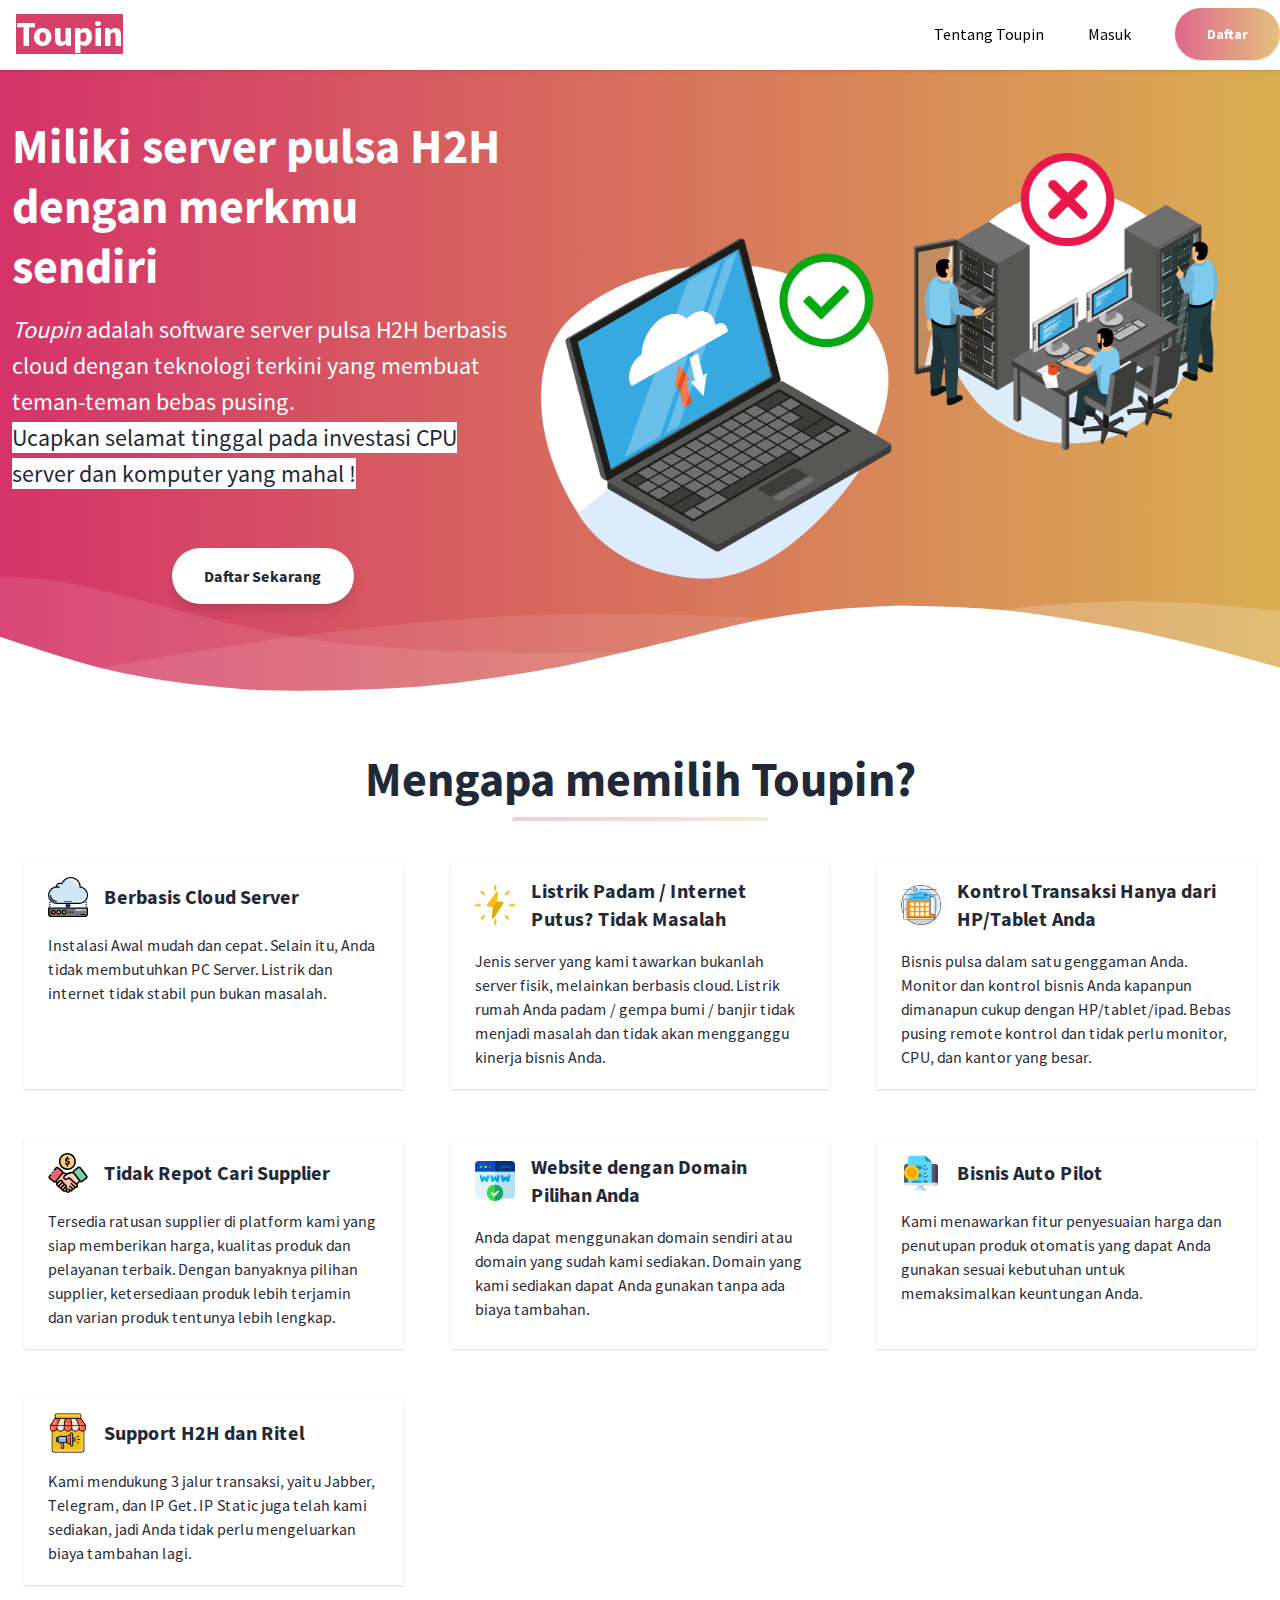
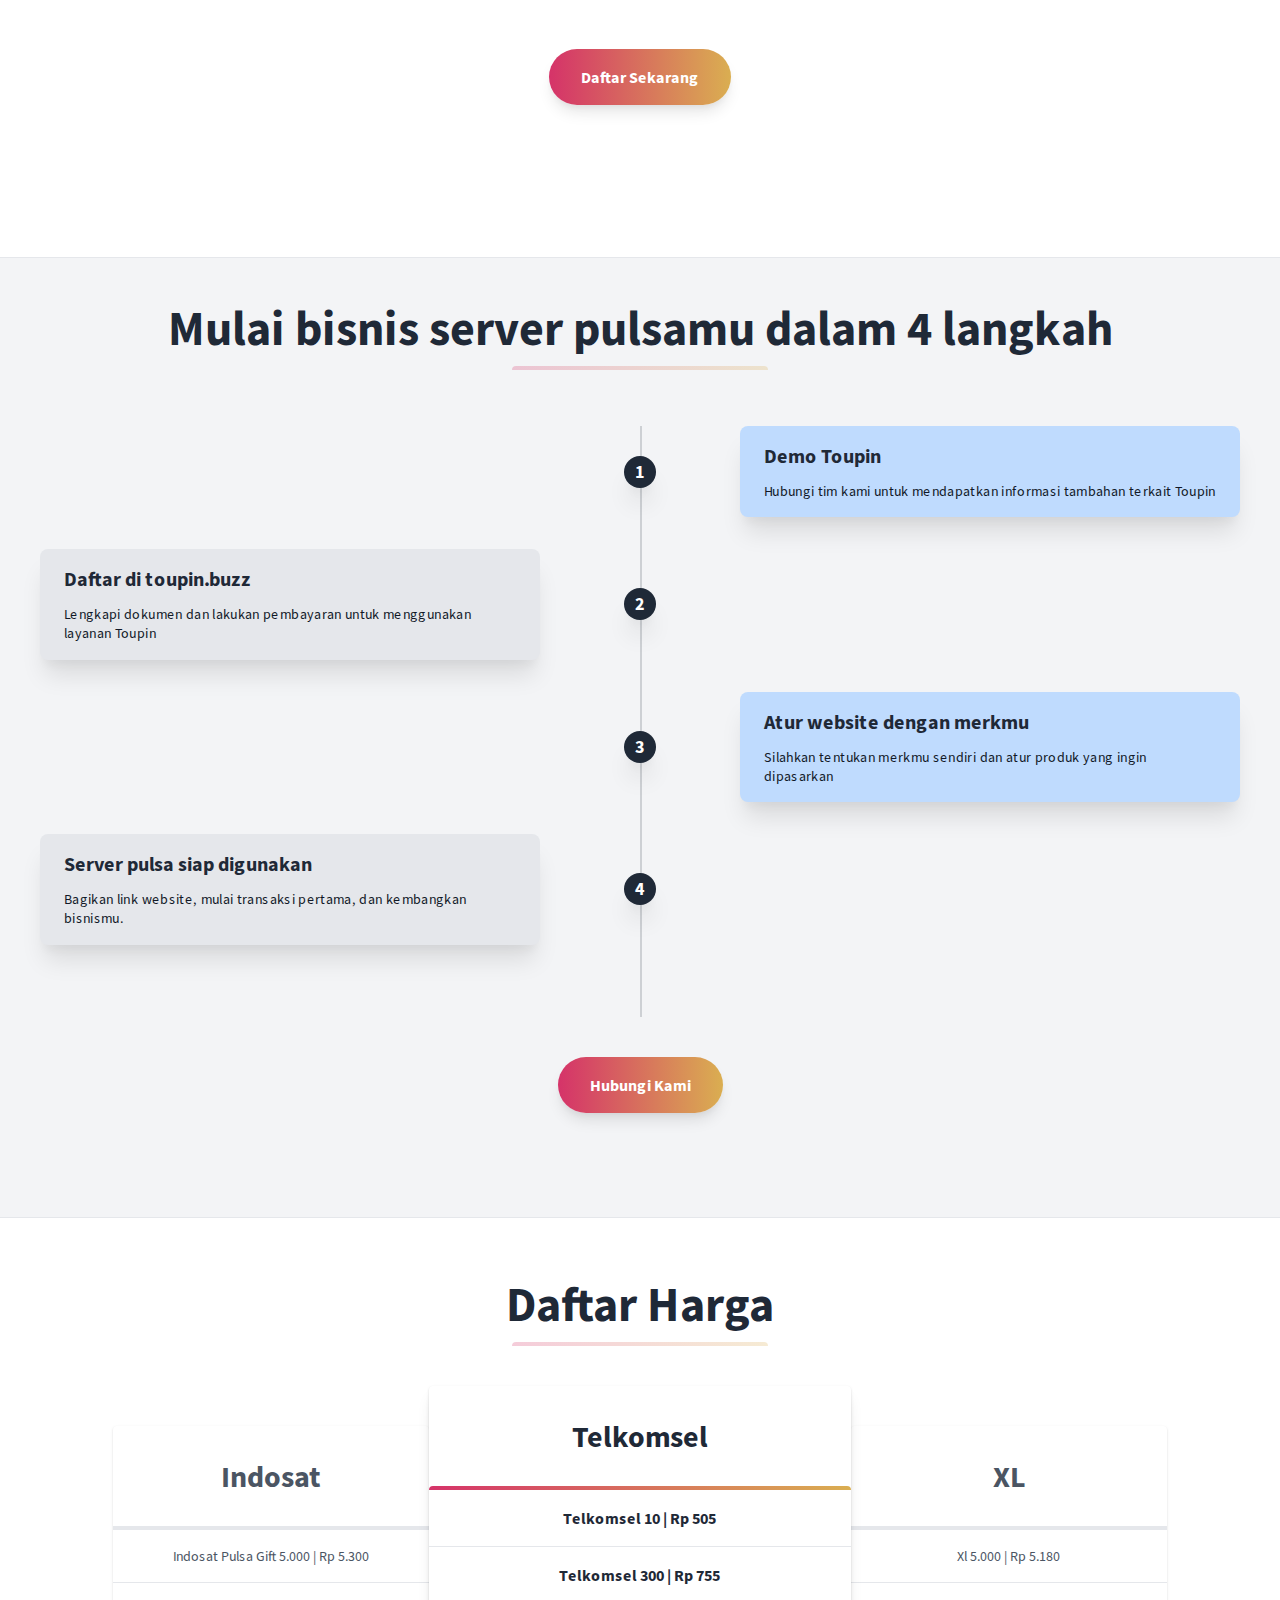
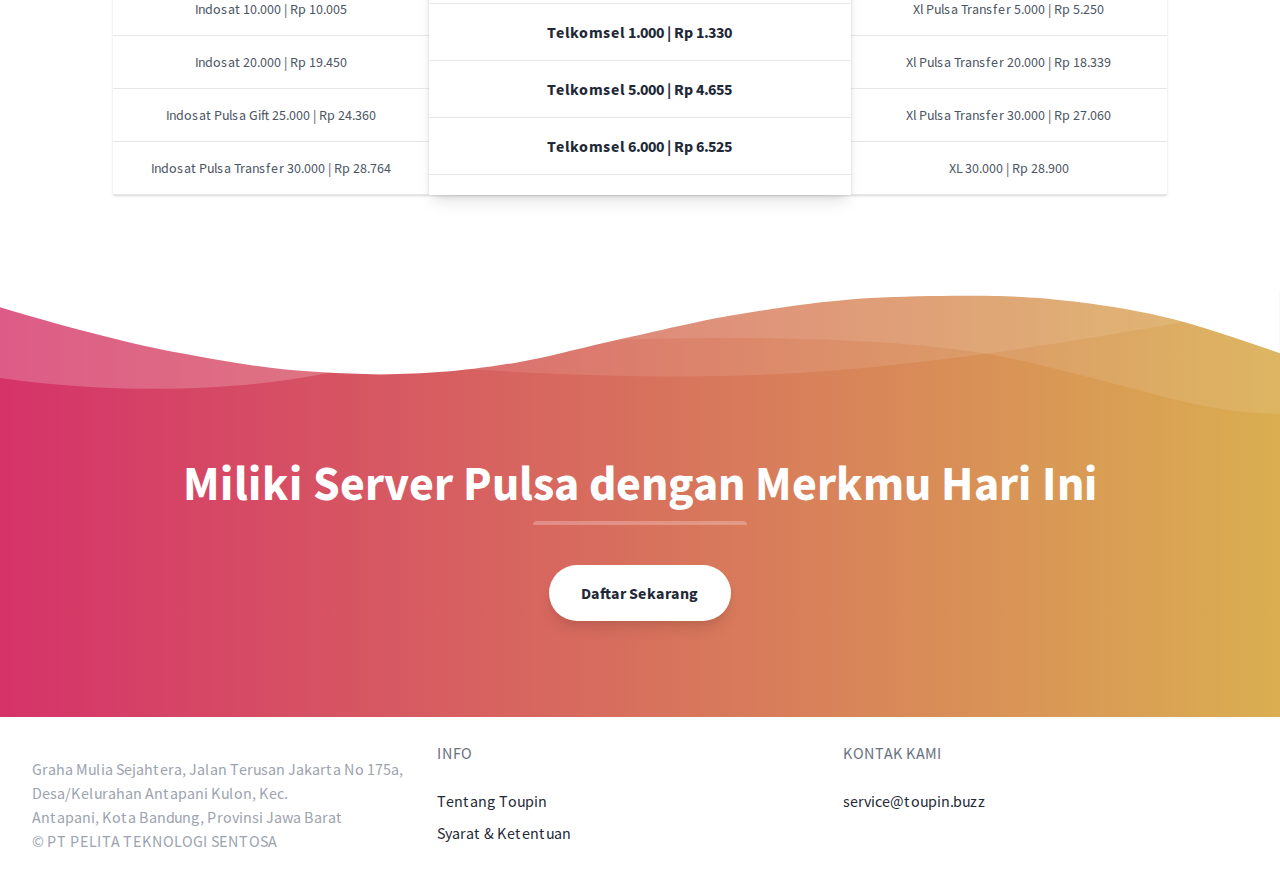
<file: index.html>
<!DOCTYPE html>
<html lang="id">
<head>
    <!-- Google Tag Manager -->
    <script>(function (w, d, s, l, i) {
        w[l] = w[l] || [];
        w[l].push({
            'gtm.start':
                new Date().getTime(), event: 'gtm.js'
        });
        var f = d.getElementsByTagName(s)[0],
            j = d.createElement(s), dl = l != 'dataLayer' ? '&l=' + l : '';
        j.async = true;
        j.src =
            'https://www.googletagmanager.com/gtm.js?id=' + i + dl;
        f.parentNode.insertBefore(j, f);
    })(window, document, 'script', 'dataLayer', 'GTM-P7GP22C');</script>
    <!-- End Google Tag Manager -->
    <meta charset="UTF-8">
    <meta name="viewport" content="width=device-width, initial-scale=1.0">
    <meta http-equiv="X-UA-Compatible" content="ie=edge">
    <title>Toupin</title>
    <link rel="stylesheet" href="static/css/app.css">
<!--    <link rel="icon" type="image/png" href="https://digiswitch.id/favicon/favicon-32x32.png" sizes="32x32">-->
<!--    <link rel="icon" type="image/png" href="https://digiswitch.id/favicon/favicon-16x16.png" sizes="16x16">-->
    <link rel="stylesheet" href="static/css/font-awesome.min.css">
    <link href="static/css/css.css" rel="stylesheet">
    <script src="static/js/jquery.min.js"></script>

    <style>
        #contactBtn:focus + .contactForm {
            opacity: 1 !important;
        }

        #contactBtn:hover + .contactForm {
            opacity: 1 !important;
        }

        .contactForm {
            transform-origin: 50% 0%;
            transition-duration: 0.25s;
        }

        .contactForm:hover {
            opacity: 1 !important;
        }

        .blink-bg {
            background-color: #fff;
            animation: blinkingBackground 1s infinite;
        }

        @keyframes blinkingBackground {
            0% {
                background: rgba(255, 255, 255, 0);
            }
            100% {
                background: rgba(255, 255, 255, 1);
            }
        }
    </style>
</head>
<body>
<!-- Google Tag Manager (noscript) -->
<noscript>
    <iframe src="ns.html" height="0" width="0" style="display:none;visibility:hidden"></iframe>
</noscript>
<!-- End Google Tag Manager (noscript) -->
<div class="leading-normal tracking-normal text-white gradient from-blue-500"
     style="font-family: 'Source Sans Pro', sans-serif;">
    <nav id="header" class="fixed w-full z-30 top-0 text-white bg-white shadow">

    </nav>
    <div class="pt-24">
        <div class="container px-3 mx-auto flex flex-wrap flex-col md:flex-row items-center">
            <div class="flex flex-col w-full md:w-2/5 justify-center text-center md:text-left">
                <h1 class="my-4 text-5xl font-bold leading-tight">
                    Miliki server pulsa H2H dengan merkmu sendiri
                </h1>
                <p class="leading-normal text-2xl mb-8">
                    <span class="hover:underline italic">Toupin</span> adalah software server pulsa H2H
                    berbasis cloud dengan teknologi terkini yang membuat teman-teman bebas pusing.<br>
                    <span class="text-gray-800 blink-bg">Ucapkan selamat tinggal pada investasi CPU server dan komputer yang mahal !</span>
                </p>
                <a class="flex items-center justify-center z-10" href="mailto:service@toupin.buzz">
                    <button class="mx-auto lg:mx-0 bg-white text-gray-800 font-bold rounded-full my-6 py-4 px-8 shadow-lg focus:outline-none focus:shadow-outline transform transition hover:scale-105 duration-300 ease-in-out">
                        Daftar Sekarang
                    </button>
                </a>
            </div>
            <div class="md:w-3/5 py-6 text-center">
                <img class="z-50" src="static/picture/server.png">
            </div>
        </div>
    </div>
    <div class="relative -mt-12 lg:-mt-24">
        <svg viewbox="0 0 1428 174" version="1.1" xmlns="http://www.w3.org/2000/svg"
             xmlns:xlink="http://www.w3.org/1999/xlink">
            <g stroke="none" stroke-width="1" fill="none" fill-rule="evenodd">
                <g transform="translate(-2.000000, 44.000000)" fill="#FFFFFF" fill-rule="nonzero">
                    <path d="M0,0 C90.7283404,0.927527913 147.912752,27.187927 291.910178,59.9119003 C387.908462,81.7278826 543.605069,89.334785 759,82.7326078 C469.336065,156.254352 216.336065,153.6679 0,74.9732496"
                          opacity="0.100000001"></path>
                    <path d="M100,104.708498 C277.413333,72.2345949 426.147877,52.5246657 546.203633,45.5787101 C666.259389,38.6327546 810.524845,41.7979068 979,55.0741668 C931.069965,56.122511 810.303266,74.8455141 616.699903,111.243176 C423.096539,147.640838 250.863238,145.462612 100,104.708498 Z"
                          opacity="0.100000001"></path>
                    <path d="M1046,51.6521276 C1130.83045,29.328812 1279.08318,17.607883 1439,40.1656806 L1439,120 C1271.17211,77.9435312 1140.17211,55.1609071 1046,51.6521276 Z"
                          id="Path-4" opacity="0.200000003"></path>
                </g>
                <g transform="translate(-4.000000, 76.000000)" fill="#FFFFFF" fill-rule="nonzero">
                    <path d="M0.457,34.035 C57.086,53.198 98.208,65.809 123.822,71.865 C181.454,85.495 234.295,90.29 272.033,93.459 C311.355,96.759 396.635,95.801 461.025,91.663 C486.76,90.01 518.727,86.372 556.926,80.752 C595.747,74.596 622.372,70.008 636.799,66.991 C663.913,61.324 712.501,49.503 727.605,46.128 C780.47,34.317 818.839,22.532 856.324,15.904 C922.689,4.169 955.676,2.522 1011.185,0.432 C1060.705,1.477 1097.39,3.129 1121.236,5.387 C1161.703,9.219 1208.621,17.821 1235.4,22.304 C1285.855,30.748 1354.351,47.432 1440.886,72.354 L1441.191,104.352 L1.121,104.031 L0.457,34.035 Z"></path>
                </g>
            </g>
        </svg>
    </div>
    <section id="solusi" class="bg-white border-b py-8">
        <div class="container mx-auto flex flex-wrap pt-4 pb-12">
            <h1 class="w-full my-2 text-5xl font-bold leading-tight text-center text-gray-800">
                Mengapa memilih Toupin?
            </h1>
            <div class="w-full mb-4">
                <div class="h-1 mx-auto gradient w-64 opacity-25 my-0 py-0 rounded-t"></div>
            </div>
            <div class="w-full md:w-1/3 p-6 flex flex-col flex-grow flex-shrink">
                <div class="flex-1 bg-white rounded-t rounded-b-none overflow-hidden shadow hover:shadow-lg">
                    <div class="w-full font-bold text-xl text-gray-800 px-6 py-4">
                        <div class="flex items-center">
                            <div class="flex-shrink-0 h-10 w-10">
                                <img class="h-10 w-10"
                                     src="[data-uri]">
                            </div>
                            <div class="ml-4">
                                Berbasis Cloud Server
                            </div>
                        </div>
                    </div>
                    <p class="text-gray-800 text-base px-6 mb-5">
                        Instalasi Awal mudah dan cepat. Selain itu, Anda tidak membutuhkan PC Server. Listrik dan
                        internet tidak stabil pun bukan masalah.
                    </p>
                </div>
            </div>
            <div class="w-full md:w-1/3 p-6 flex flex-col flex-grow flex-shrink">
                <div class="flex-1 bg-white rounded-t rounded-b-none overflow-hidden shadow hover:shadow-lg">
                    <div class="w-full font-bold text-xl text-gray-800 px-6 py-4">
                        <div class="flex items-center">
                            <div class="flex-shrink-0 h-10 w-10">
                                <img class="h-10 w-10"
                                     src="[data-uri]">
                            </div>
                            <div class="ml-4">
                                Listrik Padam / Internet Putus? Tidak Masalah
                            </div>
                        </div>
                    </div>
                    <p class="text-gray-800 text-base px-6 mb-5">
                        Jenis server yang kami tawarkan bukanlah server fisik, melainkan berbasis cloud. Listrik
                        rumah
                        Anda padam / gempa bumi / banjir tidak menjadi masalah dan tidak
                        akan mengganggu kinerja bisnis Anda.
                    </p>
                </div>
            </div>
            <div class="w-full md:w-1/3 p-6 flex flex-col flex-grow flex-shrink">
                <div class="flex-1 bg-white rounded-t rounded-b-none overflow-hidden shadow hover:shadow-lg">
                    <div class="w-full font-bold text-xl text-gray-800 px-6 py-4">
                        <div class="flex items-center">
                            <div class="flex-shrink-0 h-10 w-10">
                                <img class="h-10 w-10"
                                     src="[data-uri]">
                            </div>
                            <div class="ml-4">
                                Kontrol Transaksi Hanya dari HP/Tablet Anda
                            </div>
                        </div>
                    </div>
                    <p class="text-gray-800 text-base px-6 mb-5">
                        Bisnis pulsa dalam satu genggaman Anda. Monitor dan kontrol bisnis Anda kapanpun dimanapun
                        cukup
                        dengan HP/tablet/ipad. Bebas pusing remote kontrol dan tidak perlu monitor, CPU, dan kantor
                        yang
                        besar.
                    </p>
                </div>
            </div>
            <div class="w-full md:w-1/3 p-6 flex flex-col flex-grow flex-shrink">
                <div class="flex-1 bg-white rounded-t rounded-b-none overflow-hidden shadow hover:shadow-lg">
                    <div class="w-full font-bold text-xl text-gray-800 px-6 py-4">
                        <div class="flex items-center">
                            <div class="flex-shrink-0 h-10 w-10">
                                <img class="h-10 w-10"
                                     src="[data-uri]">
                            </div>
                            <div class="ml-4">
                                Tidak Repot Cari Supplier
                            </div>
                        </div>
                    </div>
                    <p class="text-gray-800 text-base px-6 mb-5">
                        Tersedia ratusan supplier di platform kami yang siap memberikan harga, kualitas produk dan
                        pelayanan terbaik. Dengan banyaknya pilihan supplier, ketersediaan produk lebih terjamin dan
                        varian produk tentunya lebih lengkap.
                    </p>
                </div>
            </div>
            <div class="w-full md:w-1/3 p-6 flex flex-col flex-grow flex-shrink">
                <div class="flex-1 bg-white rounded-t rounded-b-none overflow-hidden shadow hover:shadow-lg">
                    <div class="w-full font-bold text-xl text-gray-800 px-6 py-4">
                        <div class="flex items-center">
                            <div class="flex-shrink-0 h-10 w-10">
                                <img class="h-10 w-10"
                                     src="[data-uri]">
                            </div>
                            <div class="ml-4">
                                Website dengan Domain Pilihan Anda
                            </div>
                        </div>
                    </div>
                    <p class="text-gray-800 text-base px-6 mb-5">
                        Anda dapat menggunakan domain sendiri atau domain yang sudah kami sediakan.
                        Domain yang kami sediakan dapat Anda gunakan tanpa ada biaya tambahan.
                    </p>
                </div>
            </div>
            <div class="w-full md:w-1/3 p-6 flex flex-col flex-grow flex-shrink">
                <div class="flex-1 bg-white rounded-t rounded-b-none overflow-hidden shadow hover:shadow-lg">
                    <div class="w-full font-bold text-xl text-gray-800 px-6 py-4">
                        <div class="flex items-center">
                            <div class="flex-shrink-0 h-10 w-10">
                                <img class="h-10 w-10"
                                     src="[data-uri]">
                            </div>
                            <div class="ml-4">
                                Bisnis Auto Pilot
                            </div>
                        </div>
                    </div>
                    <p class="text-gray-800 text-base px-6 mb-5">
                        Kami menawarkan fitur penyesuaian harga dan penutupan produk otomatis yang dapat Anda
                        gunakan
                        sesuai kebutuhan untuk memaksimalkan keuntungan Anda.
                    </p>
                </div>
            </div>
            <div class="w-full md:w-1/3 p-6 flex flex-col flex-grow flex-shrink">
                <div class="flex-1 bg-white rounded-t rounded-b-none overflow-hidden shadow hover:shadow-lg">
                    <div class="w-full font-bold text-xl text-gray-800 px-6 py-4">
                        <div class="flex items-center">
                            <div class="flex-shrink-0 h-10 w-10">
                                <img class="h-10 w-10"
                                     src="[data-uri]">
                            </div>
                            <div class="ml-4">
                                Support H2H dan Ritel
                            </div>
                        </div>
                    </div>
                    <p class="text-gray-800 text-base px-6 mb-5">
                        Kami mendukung 3 jalur transaksi, yaitu Jabber, Telegram, dan IP Get. IP Static juga telah
                        kami sediakan, jadi Anda tidak perlu mengeluarkan biaya tambahan lagi.
                    </p>
                </div>
            </div>
            <div class="hidden md:block md:w-1/3 p-6 flex flex-col flex-grow flex-shrink">
            </div>
            <div class="hidden md:block md:w-1/3 p-6 flex flex-col flex-grow flex-shrink">
            </div>
            <div class="container mx-auto px-2 pt-4 pb-12 text-gray-800">
                <div class="flex items-center justify-center">
                    <a href="mailto:service@toupin.buzz">
                        <button class="mx-auto lg:mx-0 gradient text-white font-bold rounded-full my-6 py-4 px-8 shadow-lg focus:outline-none focus:shadow-outline transform transition hover:scale-105 duration-300 ease-in-out">
                            Daftar Sekarang
                        </button>
                    </a>
                </div>
            </div>
        </div>
    </section>
    <section id="steps" class="bg-gray-100 border-b py-8">
        <h1 class="w-full my-2 text-5xl font-bold leading-tight text-center text-gray-800">
            Mulai bisnis server pulsamu dalam 4 langkah
        </h1>
        <div class="w-full mb-4">
            <div class="h-1 mx-auto gradient w-64 opacity-25 my-0 py-0 rounded-t"></div>
        </div>
        <div class="container mx-auto w-full h-full">
            <div class="relative wrap overflow-hidden p-10 h-full">
                <div class="border-2-2 absolute border-opacity-20 border-gray-700 h-full border"
                     style="left: 50%"></div>
                <div class="mb-8 flex justify-between items-center w-full right-timeline">
                    <div class="order-1 w-5/12"></div>
                    <div class="z-20 flex items-center order-1 bg-gray-800 shadow-xl w-8 h-8 rounded-full">
                        <h1 class="mx-auto font-semibold text-lg text-white">1</h1>
                    </div>
                    <div class="order-1 bg-blue-200 rounded-lg shadow-xl w-5/12 px-6 py-4">
                        <h3 class="mb-3 font-bold text-gray-800 text-xl">Demo Toupin</h3>
                        <p class="text-sm leading-snug tracking-wide text-gray-900 text-opacity-100">
                            Hubungi tim kami untuk mendapatkan informasi tambahan terkait Toupin
                        </p>
                    </div>
                </div>

                <div class="mb-8 flex justify-between flex-row-reverse items-center w-full left-timeline">
                    <div class="order-1 w-5/12"></div>
                    <div class="z-20 flex items-center order-1 bg-gray-800 shadow-xl w-8 h-8 rounded-full">
                        <h1 class="mx-auto text-white font-semibold text-lg">2</h1>
                    </div>
                    <div class="order-1 bg-gray-200 rounded-lg shadow-xl w-5/12 px-6 py-4">
                        <h3 class="mb-3 font-bold text-gray-800 text-xl">Daftar di  toupin.buzz</h3>
                        <p class="text-sm font-medium leading-snug tracking-wide text-gray-900 text-opacity-100">
                            Lengkapi dokumen dan lakukan pembayaran untuk menggunakan layanan Toupin
                        </p>
                    </div>
                </div>

                <div class="mb-8 flex justify-between items-center w-full right-timeline">
                    <div class="order-1 w-5/12"></div>
                    <div class="z-20 flex items-center order-1 bg-gray-800 shadow-xl w-8 h-8 rounded-full">
                        <h1 class="mx-auto font-semibold text-lg text-white">3</h1>
                    </div>
                    <div class="order-1 bg-blue-200 rounded-lg shadow-xl w-5/12 px-6 py-4">
                        <h3 class="mb-3 font-bold text-gray-800 text-xl">Atur website dengan merkmu</h3>
                        <p class="text-sm leading-snug tracking-wide text-gray-900 text-opacity-100">
                            Silahkan tentukan merkmu sendiri dan atur produk yang ingin dipasarkan
                        </p>
                    </div>
                </div>

                <div class="mb-8 flex justify-between flex-row-reverse items-center w-full left-timeline">
                    <div class="order-1 w-5/12"></div>
                    <div class="z-20 flex items-center order-1 bg-gray-800 shadow-xl w-8 h-8 rounded-full">
                        <h1 class="mx-auto text-white font-semibold text-lg">4</h1>
                    </div>
                    <div class="order-1 bg-gray-200 rounded-lg shadow-xl w-5/12 px-6 py-4">
                        <h3 class="mb-3 font-bold text-gray-800 text-xl">Server pulsa siap digunakan</h3>
                        <p class="text-sm font-medium leading-snug tracking-wide text-gray-900 text-opacity-100">
                            Bagikan link website, mulai transaksi pertama, dan kembangkan bisnismu.
                        </p>
                    </div>
                </div>
            </div>
        </div>
        <div class="container mx-auto px-2 pt-4 pb-12 text-gray-800">
            <div class="flex items-center justify-center relative">
                <button id="contactBtn"
                        class="mx-auto lg:mx-0 gradient text-white font-bold rounded-full my-6 py-4 px-8 shadow-lg focus:outline-none focus:shadow-outline transform transition hover:scale-105 duration-300 ease-in-out">
                    Hubungi Kami
                </button>
                <div class="contactForm absolute top-20 mt-2 bg-white rounded-md overflow-hidden shadow-xl z-20 rounded rounded-lg"
                     style="opacity: 0;">
                    <a href="javascript:;"
                       class="block px-4 py-2 text-sm text-gray-800 border-b hover:bg-gray-200">
                        service@toupin.buzz
                    </a>
                </div>
            </div>
        </div>
    </section>
    <section id="harga" class="bg-white py-8">
        <div class="container mx-auto px-2 pt-4 pb-12 text-gray-800">
            <h1 class="w-full my-2 text-5xl font-bold leading-tight text-center text-gray-800">
                Daftar Harga
            </h1>
            <div class="w-full mb-4">
                <div class="h-1 mx-auto gradient w-64 opacity-25 my-0 py-0 rounded-t"></div>
            </div>
            <div class="flex flex-col sm:flex-row justify-center pt-12 my-12 sm:my-4">
                <div class="flex flex-col w-5/6 lg:w-1/4 mx-auto lg:mx-0 rounded-none lg:rounded-l-lg bg-white mt-4 hover:shadow-lg">
                    <div class="flex-1 bg-white text-gray-600 rounded-t rounded-b-none overflow-hidden shadow">
                        <div class="p-8 text-3xl font-bold text-center border-b-4">
                            Indosat
                        </div>
                        <ul class="w-full text-center text-sm">
                            <li class="border-b px-4 py-4">Indosat Pulsa Gift 5.000 |
                                Rp 5.300
                            </li>
                            <li class="border-b px-4 py-4">Indosat 10.000 |
                                Rp 10.005
                            </li>
                            <li class="border-b px-4 py-4">Indosat 20.000 |
                                Rp 19.450
                            </li>
                            <li class="border-b px-4 py-4">Indosat Pulsa Gift 25.000 |
                                Rp 24.360
                            </li>
                            <li class="border-b px-4 py-4">Indosat Pulsa Transfer 30.000 |
                                Rp 28.764
                            </li>
                        </ul>
                    </div>
<!--                    <div class="flex-none mt-auto bg-white rounded-b rounded-t-none overflow-hidden shadow p-6">-->
<!--                        <div class="flex items-center justify-center">-->
<!--                            <a href="javascript:;">-->
<!--                                <button class="mx-auto lg:mx-0 gradient text-white font-bold rounded-full my-6 py-4 px-8 shadow-lg focus:outline-none focus:shadow-outline transform transition hover:scale-105 duration-300 ease-in-out">-->
<!--                                    Lihat Harga-->
<!--                                </button>-->
<!--                            </a>-->
<!--                        </div>-->
<!--                    </div>-->
                </div>
                <div class="flex flex-col w-5/6 lg:w-1/3 mx-auto lg:mx-0 rounded-lg bg-white mt-4 sm:-mt-6 shadow-lg z-10 hover:shadow-lg">
                    <div class="flex-1 bg-white rounded-t rounded-b-none overflow-hidden shadow">
                        <div class="w-full p-8 text-3xl font-bold text-center">Telkomsel</div>
                        <div class="h-1 w-full gradient my-0 py-0 rounded-t"></div>
                        <ul class="w-full text-center text-base font-bold">
                            <li class="border-b px-4 py-4">Telkomsel 10 |
                                Rp 505
                            </li>
                            <li class="border-b px-4 py-4">Telkomsel 300 |
                                Rp 755
                            </li>
                            <li class="border-b px-4 py-4">Telkomsel 1.000 |
                                Rp 1.330
                            </li>
                            <li class="border-b px-4 py-4">Telkomsel 5.000 |
                                Rp 4.655
                            </li>
                            <li class="border-b px-4 py-4">Telkomsel 6.000 |
                                Rp 6.525
                            </li>
                        </ul>
                    </div>
<!--                    <div class="flex-none mt-auto bg-white rounded-b rounded-t-none overflow-hidden shadow p-6">-->
<!--                        <div class="flex items-center justify-center">-->
<!--                            <a href="javascript:;">-->
<!--                                <button class="mx-auto lg:mx-0 gradient text-white font-bold rounded-full my-6 py-4 px-8 shadow-lg focus:outline-none focus:shadow-outline transform transition hover:scale-105 duration-300 ease-in-out">-->
<!--                                    Lihat Harga-->
<!--                                </button>-->
<!--                            </a>-->
<!--                        </div>-->
<!--                    </div>-->
                </div>
                <div class="flex flex-col w-5/6 lg:w-1/4 mx-auto lg:mx-0 rounded-none lg:rounded-l-lg bg-white mt-4 hover:shadow-lg">
                    <div class="flex-1 bg-white text-gray-600 rounded-t rounded-b-none overflow-hidden shadow">
                        <div class="p-8 text-3xl font-bold text-center border-b-4">
                            XL
                        </div>
                        <ul class="w-full text-center text-sm">
                            <li class="border-b px-4 py-4">Xl 5.000 |
                                Rp 5.180
                            </li>
                            <li class="border-b px-4 py-4">Xl Pulsa Transfer 5.000 |
                                Rp 5.250
                            </li>
                            <li class="border-b px-4 py-4">Xl Pulsa Transfer 20.000 |
                                Rp 18.339
                            </li>
                            <li class="border-b px-4 py-4">Xl Pulsa Transfer 30.000 |
                                Rp 27.060
                            </li>
                            <li class="border-b px-4 py-4">XL 30.000 |
                                Rp 28.900
                            </li>
                        </ul>
                    </div>
<!--                    <div class="flex-none mt-auto bg-white rounded-b rounded-t-none overflow-hidden shadow p-6">-->
<!--                        <div class="flex items-center justify-center">-->
<!--                            <a href="javascript:;">-->
<!--                                <button class="mx-auto lg:mx-0 gradient text-white font-bold rounded-full my-6 py-4 px-8 shadow-lg focus:outline-none focus:shadow-outline transform transition hover:scale-105 duration-300 ease-in-out">-->
<!--                                    Lihat Harga-->
<!--                                </button>-->
<!--                            </a>-->
<!--                        </div>-->
<!--                    </div>-->
                </div>
            </div>
        </div>
    </section>
    <svg class="wave-top" viewbox="0 0 1439 147" version="1.1" xmlns="http://www.w3.org/2000/svg"
         xmlns:xlink="http://www.w3.org/1999/xlink">
        <g stroke="none" stroke-width="1" fill="none" fill-rule="evenodd">
            <g transform="translate(-1.000000, -14.000000)" fill-rule="nonzero">
                <g class="wave" fill="#fff">
                    <path d="M1440,84 C1383.555,64.3 1342.555,51.3 1317,45 C1259.5,30.824 1206.707,25.526 1169,22 C1129.711,18.326 1044.426,18.475 980,22 C954.25,23.409 922.25,26.742 884,32 C845.122,37.787 818.455,42.121 804,45 C776.833,50.41 728.136,61.77 713,65 C660.023,76.309 621.544,87.729 584,94 C517.525,105.104 484.525,106.438 429,108 C379.49,106.484 342.823,104.484 319,102 C278.571,97.783 231.737,88.736 205,84 C154.629,75.076 86.296,57.743 0,32 L0,0 L1440,0 L1440,84 Z"></path>
                </g>
                <g transform="translate(1.000000, 15.000000)" fill="#FFFFFF">
                    <g transform="translate(719.500000, 68.500000) rotate(-180.000000) translate(-719.500000, -68.500000) ">
                        <path d="M0,0 C90.7283404,0.927527913 147.912752,27.187927 291.910178,59.9119003 C387.908462,81.7278826 543.605069,89.334785 759,82.7326078 C469.336065,156.254352 216.336065,153.6679 0,74.9732496"
                              opacity="0.100000001"></path>
                        <path d="M100,104.708498 C277.413333,72.2345949 426.147877,52.5246657 546.203633,45.5787101 C666.259389,38.6327546 810.524845,41.7979068 979,55.0741668 C931.069965,56.122511 810.303266,74.8455141 616.699903,111.243176 C423.096539,147.640838 250.863238,145.462612 100,104.708498 Z"
                              opacity="0.100000001"></path>
                        <path d="M1046,51.6521276 C1130.83045,29.328812 1279.08318,17.607883 1439,40.1656806 L1439,120 C1271.17211,77.9435312 1140.17211,55.1609071 1046,51.6521276 Z"
                              opacity="0.200000003"></path>
                    </g>
                </g>
            </g>
        </g>
    </svg>
    <section class="container mx-auto text-center py-6 mb-12">
        <h1 class="w-full my-2 text-5xl font-bold leading-tight text-center text-white">
            Miliki Server Pulsa dengan Merkmu Hari Ini
        </h1>
        <div class="w-full mb-4">
            <div class="h-1 mx-auto bg-white w-1/6 opacity-25 my-0 py-0 rounded-t"></div>
        </div>
        <a href="mailto:service@toupin.buzz">
            <button class="mx-auto lg:mx-0 bg-white text-gray-800 font-bold rounded-full my-6 py-4 px-8 shadow-lg focus:outline-none focus:shadow-outline transform transition hover:scale-105 duration-300 ease-in-out">
                Daftar Sekarang
            </button>
        </a>
    </section>
    <footer class="bg-white footer">

    </footer>

    <script>

        var navMenuDiv = document.getElementById("nav-content");
        var navMenu = document.getElementById("nav-toggle");

        document.onclick = check;

        function check(e) {
            var target = (e && e.target) || (event && event.srcElement);
            if (!checkParent(target, navMenuDiv)) {
                if (navMenuDiv != null) {
                    if (checkParent(target, navMenu)) {
                        if (navMenuDiv.classList.contains("hidden")) {
                            navMenuDiv.classList.remove("hidden");
                        } else {
                            navMenuDiv.classList.add("hidden");
                        }
                    } else {
                        navMenuDiv.classList.add("hidden");
                    }
                }
            }
        }

        function checkParent(t, elm) {
            while (t.parentNode) {
                if (t == elm) {
                    return true;
                }
                t = t.parentNode;
            }
            return false;
        }

    </script>
</div>
<!--<script src="https://cdn.bootcss.com/jquery/1.11.1/jquery.min.js"></script>-->
<!--<script src="http://cdn.bootcss.com/bootstrap/3.3.0/js/bootstrap.min.js"></script>-->

<script>


    $(document).ready(function () {
        $("#header").load("common/nav.html")
        $(".footer").load("common/footer.html")
    })


</script>
</body>
</html>
</file>
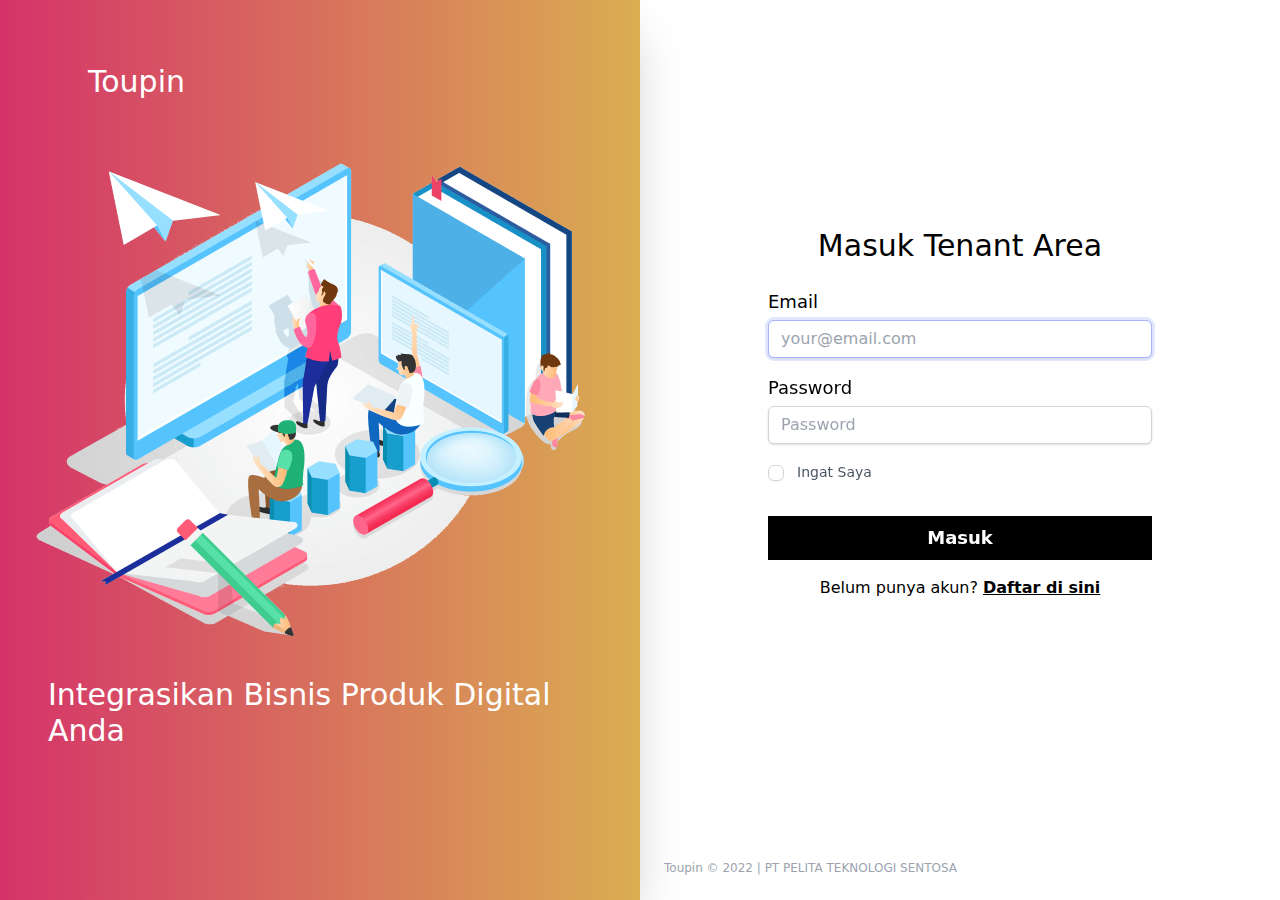
<file: login.html>
<!DOCTYPE html>
<html lang="id">
<head>
    <!-- Google Tag Manager -->
    <script>(function (w, d, s, l, i) {
        w[l] = w[l] || [];
        w[l].push({
            'gtm.start':
                new Date().getTime(), event: 'gtm.js'
        });
        var f = d.getElementsByTagName(s)[0],
            j = d.createElement(s), dl = l != 'dataLayer' ? '&l=' + l : '';
        j.async = true;
        j.src =
            'https://www.googletagmanager.com/gtm.js?id=' + i + dl;
        f.parentNode.insertBefore(j, f);
    })(window, document, 'script', 'dataLayer', 'GTM-P7GP22C');</script>
    <!-- End Google Tag Manager -->
    <meta charset="UTF-8">
    <meta name="viewport" content="width=device-width, initial-scale=1.0">
    <meta http-equiv="X-UA-Compatible" content="ie=edge">
    <title>Toupin</title>
    <link rel="stylesheet" href="static/css/app.css">
<!--    <link rel="icon" type="image/png" href="https://digiswitch.id/favicon/favicon-32x32.png" sizes="32x32">-->
<!--    <link rel="icon" type="image/png" href="https://digiswitch.id/favicon/favicon-16x16.png" sizes="16x16">-->
    <script src="static/js/jquery.min.js"></script>

</head>
<body>
<!-- Google Tag Manager (noscript) -->
<noscript>
    <iframe src="ns.html" height="0" width="0" style="display:none;visibility:hidden"></iframe>
</noscript>
<!-- End Google Tag Manager (noscript) -->
<div class="bg-white h-screen">
    <div class="w-full flex flex-wrap">
        <div class="w-1/2 hidden md:block shadow-2xl h-screen gradient">
            <a href="index.html">
                    <span class="w-32 ml-10 mt-10 hidden md:block px-12 py-6 text-white text-3xl">
                        Toupin
                    </span>
            </a>
            <img class="hidden md:block" src="static/picture/hero.png">
            <div class="px-12 py-6 text-white text-3xl font-extralight">Integrasikan Bisnis Produk Digital Anda
            </div>
        </div>
        <div class="w-full md:w-1/2 flex flex-col">
            <div class="flex flex-col justify-center md:justify-start my-auto pt-8 md:pt-0 px-8 md:px-24 lg:px-32">
                <p class="text-center text-3xl">Masuk Tenant Area</p>
                <form class="flex flex-col md:pt-2" action="" method="post" onsubmit="return false">
                    <input type="hidden" name="_token" value="8kdNqJlv3bNxmQmRJJq72c9zTM5Dy18RMD4N6jXE">
                    <div class="flex flex-col pt-4">
                        <label for="email" class="text-lg" :value="__('Email')">Email</label>
                        <input class="rounded-md shadow-sm border-gray-300 focus:border-indigo-300 focus:ring focus:ring-indigo-200 focus:ring-opacity-50 shadow appearance-none border rounded w-full py-2 px-3 text-gray-700 mt-1 leading-tight focus:outline-none focus:shadow-outline"
                               id="email" type="email" placeholder="your@email.com" name="email"
                               oninvalid="this.setCustomValidity('Harap masukkan Email yang tepat')"
                               onchange="setCustomValidity('')" required="required" autofocus="autofocus">
                    </div>

                    <div class="flex flex-col pt-4">
                        <label for="password" class="text-lg">Password</label>
                        <input class="rounded-md shadow-sm border-gray-300 focus:border-indigo-300 focus:ring focus:ring-indigo-200 focus:ring-opacity-50 shadow appearance-none border rounded w-full py-2 px-3 text-gray-700 mt-1 leading-tight focus:outline-none focus:shadow-outline"
                               type="password" id="password" placeholder="Password" name="password" required="required"
                               autocomplete="current-password"
                               oninvalid="this.setCustomValidity( 'Harap masukkan Password yang tepat')"
                               oninput="setCustomValidity('')">
                    </div>

                    <div class="flex flex-col pt-4">
                        <label for="remember_me" class="flex-1">
                            <input class="rounded-md shadow-sm border-gray-300 focus:border-indigo-300 focus:ring focus:ring-indigo-200 focus:ring-opacity-50 rounded border-gray-300 text-indigo-600 shadow-sm focus:border-indigo-300 focus:ring focus:ring-indigo-200 focus:ring-opacity-50"
                                   id="remember_me" type="checkbox" name="remember">
                            <span class="ml-2 text-sm text-gray-600">Ingat Saya</span>
                        </label>
                    </div>
                    <input type="submit" value="Masuk"
                           class="bg-black text-white font-bold text-lg hover:bg-gray-700 p-2 mt-8">
                </form>
                <div class="text-center pt-2">
                    <p class="my-2">Belum punya akun?
                        <a href="register.html" class="underline font-semibold">Daftar di sini</a>
                    </p>
                </div>
            </div>
            <p class="text-gray-400 text-xs px-6 py-6">Toupin &copy; 2022 | PT PELITA TEKNOLOGI SENTOSA
            </p>
        </div>
    </div>
</div>
<script>

</script>
</body>
</html>
</file>
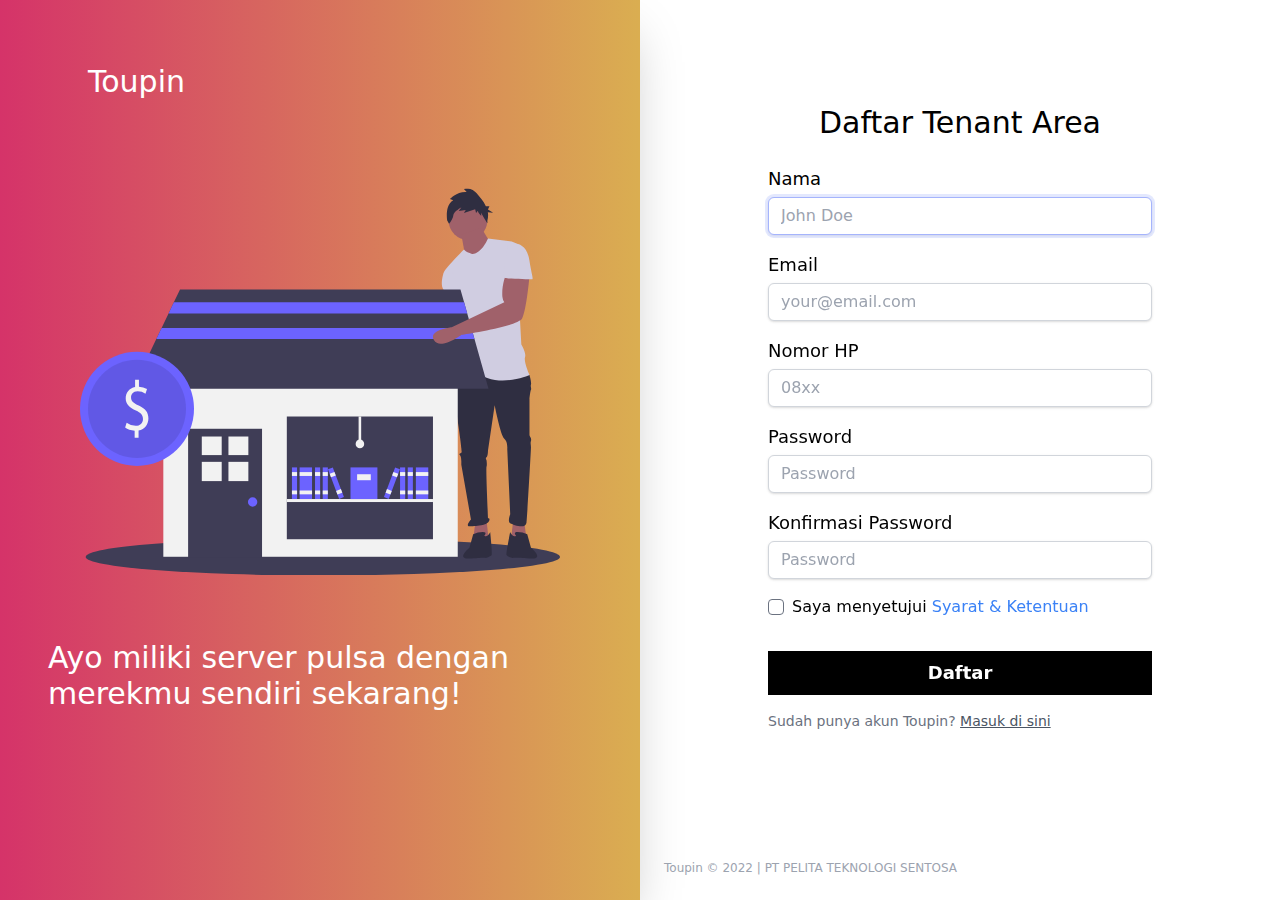
<file: register.html>
<!DOCTYPE html>
<html lang="id">
<head>
    <!-- Google Tag Manager -->
    <script>(function (w, d, s, l, i) {
        w[l] = w[l] || [];
        w[l].push({
            'gtm.start':
                new Date().getTime(), event: 'gtm.js'
        });
        var f = d.getElementsByTagName(s)[0],
            j = d.createElement(s), dl = l != 'dataLayer' ? '&l=' + l : '';
        j.async = true;
        j.src =
            'https://www.googletagmanager.com/gtm.js?id=' + i + dl;
        f.parentNode.insertBefore(j, f);
    })(window, document, 'script', 'dataLayer', 'GTM-P7GP22C');</script>
    <!-- End Google Tag Manager -->
    <meta charset="UTF-8">
    <meta name="viewport" content="width=device-width, initial-scale=1.0">
    <meta http-equiv="X-UA-Compatible" content="ie=edge">
    <title>Toupin</title>
    <link rel="stylesheet" href="static/css/app.css">
    <!--    <link rel="icon" type="image/png" href="https://digiswitch.id/favicon/favicon-32x32.png" sizes="32x32">-->
    <!--    <link rel="icon" type="image/png" href="https://digiswitch.id/favicon/favicon-16x16.png" sizes="16x16">-->
</head>
<body>
<!-- Google Tag Manager (noscript) -->
<noscript>
    <iframe src="ns.html" height="0" width="0" style="display:none;visibility:hidden"></iframe>
</noscript>
<!-- End Google Tag Manager (noscript) -->
<div class="bg-white h-screen">
    <div class="w-full flex flex-wrap">
        <div class="hidden md:block w-1/2 shadow-2xl h-screen gradient">
            <a href="index.html">
                    <span class="w-32 ml-10 mt-10 hidden md:block px-12 py-6 text-white text-3xl">
                        Toupin
                    </span>
            </a>
            <img class="transform scale-75 hidden md:block" src="static/picture/business.svg">
            <div class="px-12 text-white text-3xl font-extralight">
                Ayo miliki server pulsa dengan merekmu sendiri sekarang!
            </div>
        </div>
        <div class="w-full md:w-1/2 flex flex-col">
            <div class="flex flex-col justify-center md:justify-start my-auto pt-8 md:pt-0 px-8 md:px-24 lg:px-32">
                <p class="text-center text-3xl">Daftar Tenant Area</p>
                <form class="flex flex-col md:pt-2" action="" method="post" onsubmit="return false">
                    <input type="hidden" name="_token" value="MbSN5gI8fbR5XOfgQUGMrMlMtMUXoImUTUBZV38q">
                    <div class="flex flex-col pt-4">
                        <label for="name" class="text-lg" :value="__('Name')">Nama</label>
                        <input class="rounded-md shadow-sm border-gray-300 focus:border-indigo-300 focus:ring focus:ring-indigo-200 focus:ring-opacity-50 shadow appearance-none border rounded w-full py-2 px-3 text-gray-700 mt-1 leading-tight focus:outline-none focus:shadow-outline"
                               id="name" type="name" placeholder="John Doe" name="name" required="required"
                               autofocus="autofocus"
                               oninvalid="this.setCustomValidity('Harap masukkan Nama yang tepat')"
                               onchange="setCustomValidity('')">
                    </div>

                    <div class="flex flex-col pt-4">
                        <label for="email" class="text-lg" :value="__('Email')">Email</label>
                        <input class="rounded-md shadow-sm border-gray-300 focus:border-indigo-300 focus:ring focus:ring-indigo-200 focus:ring-opacity-50 shadow appearance-none border rounded w-full py-2 px-3 text-gray-700 mt-1 leading-tight focus:outline-none focus:shadow-outline"
                               id="email" type="email" placeholder="your@email.com" name="email" required="required"
                               oninvalid="this.setCustomValidity('Harap masukkan Email yang tepat')"
                               onchange="setCustomValidity('')">
                    </div>

                    <div class="flex flex-col pt-4">
                        <label for="hp" class="text-lg" :value="__('Hp')">Nomor HP</label>
                        <input class="rounded-md shadow-sm border-gray-300 focus:border-indigo-300 focus:ring focus:ring-indigo-200 focus:ring-opacity-50 shadow appearance-none border rounded w-full py-2 px-3 text-gray-700 mt-1 leading-tight focus:outline-none focus:shadow-outline"
                               id="hp" type="hp" placeholder="08xx" name="hp" required="required"
                               oninvalid="this.setCustomValidity('Harap masukkan HP yang tepat')"
                               onchange="setCustomValidity('')">
                    </div>

                    <div class="flex flex-col pt-4">
                        <label for="password" class="text-lg">Password</label>
                        <input class="rounded-md shadow-sm border-gray-300 focus:border-indigo-300 focus:ring focus:ring-indigo-200 focus:ring-opacity-50 shadow appearance-none border rounded w-full py-2 px-3 text-gray-700 mt-1 leading-tight focus:outline-none focus:shadow-outline"
                               type="password" id="password" placeholder="Password" name="password" required="required"
                               oninvalid="this.setCustomValidity( 'Harap masukkan Password yang tepat')"
                               oninput="setCustomValidity('')">
                    </div>

                    <div class="flex flex-col pt-4">
                        <label for="password_confirmation" class="text-lg">Konfirmasi Password</label>
                        <input class="rounded-md shadow-sm border-gray-300 focus:border-indigo-300 focus:ring focus:ring-indigo-200 focus:ring-opacity-50 shadow appearance-none border rounded w-full py-2 px-3 text-gray-700 mt-1 leading-tight focus:outline-none focus:shadow-outline"
                               type="password" id="password_confirmation" placeholder="Password"
                               name="password_confirmation" required="required"
                               oninvalid="this.setCustomValidity( 'Harap masukkan Konfirmasi Password yang tepat')"
                               oninput="setCustomValidity('')">
                    </div>

                    <div class="flex flex-col pt-4">
                        <label for="checkbox" class="text-md">Saya menyetujui
                            <a href="syarat-ketentuan.html" target="_blank"
                               class="text-blue-500 no-underline hover:underline text-gray-800 hover:text-pink-500">
                                Syarat & Ketentuan
                            </a>
                            <input type="checkbox" id="snk" placeholder="Syarat & Ketentuan" name="snk" required=""
                                   oninvalid="this.setCustomValidity('Silahkan setujui syarat & ketentuan')"
                                   oninput="setCustomValidity('')"
                                   class="float-left appearance-none rounded mr-2 text-gray-700 mt-1 leading-tight focus:outline-none focus:shadow-outline">
                        </label>
                    </div>

                    <input type="submit" value="Daftar"
                           class="bg-black text-white font-bold text-lg hover:bg-gray-700 p-2 mt-8">
                </form>
                <div class="flex items-center mt-4 text-sm text-gray-500">
                    Sudah punya akun Toupin?&nbsp;
                    <a class="underline text-sm text-gray-600 hover:text-gray-900" href="login.html">
                        Masuk di sini
                    </a>
                </div>
            </div>
            <p class="text-gray-400 text-xs px-6 py-6">
                Toupin &copy; 2022 | PT PELITA TEKNOLOGI SENTOSA
            </p>
        </div>
    </div>
</div>
</body>
</html>
</file>
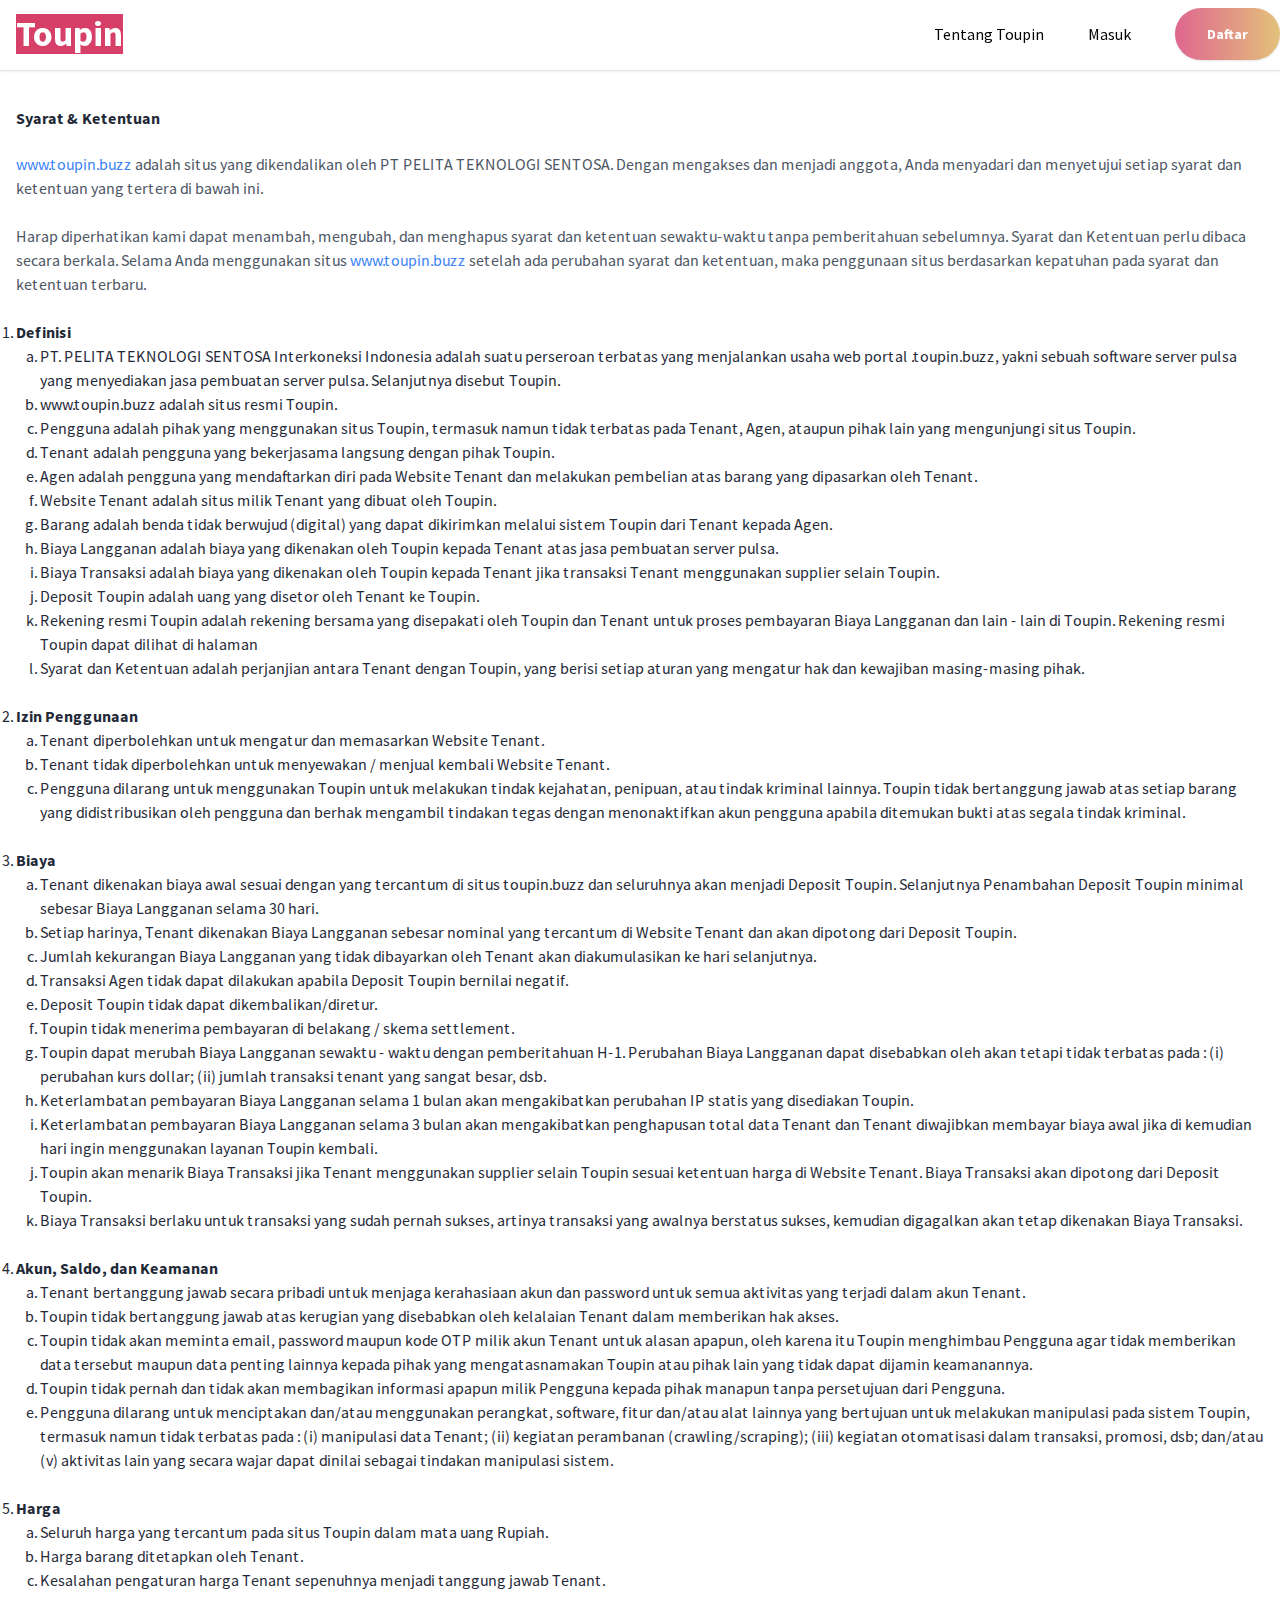
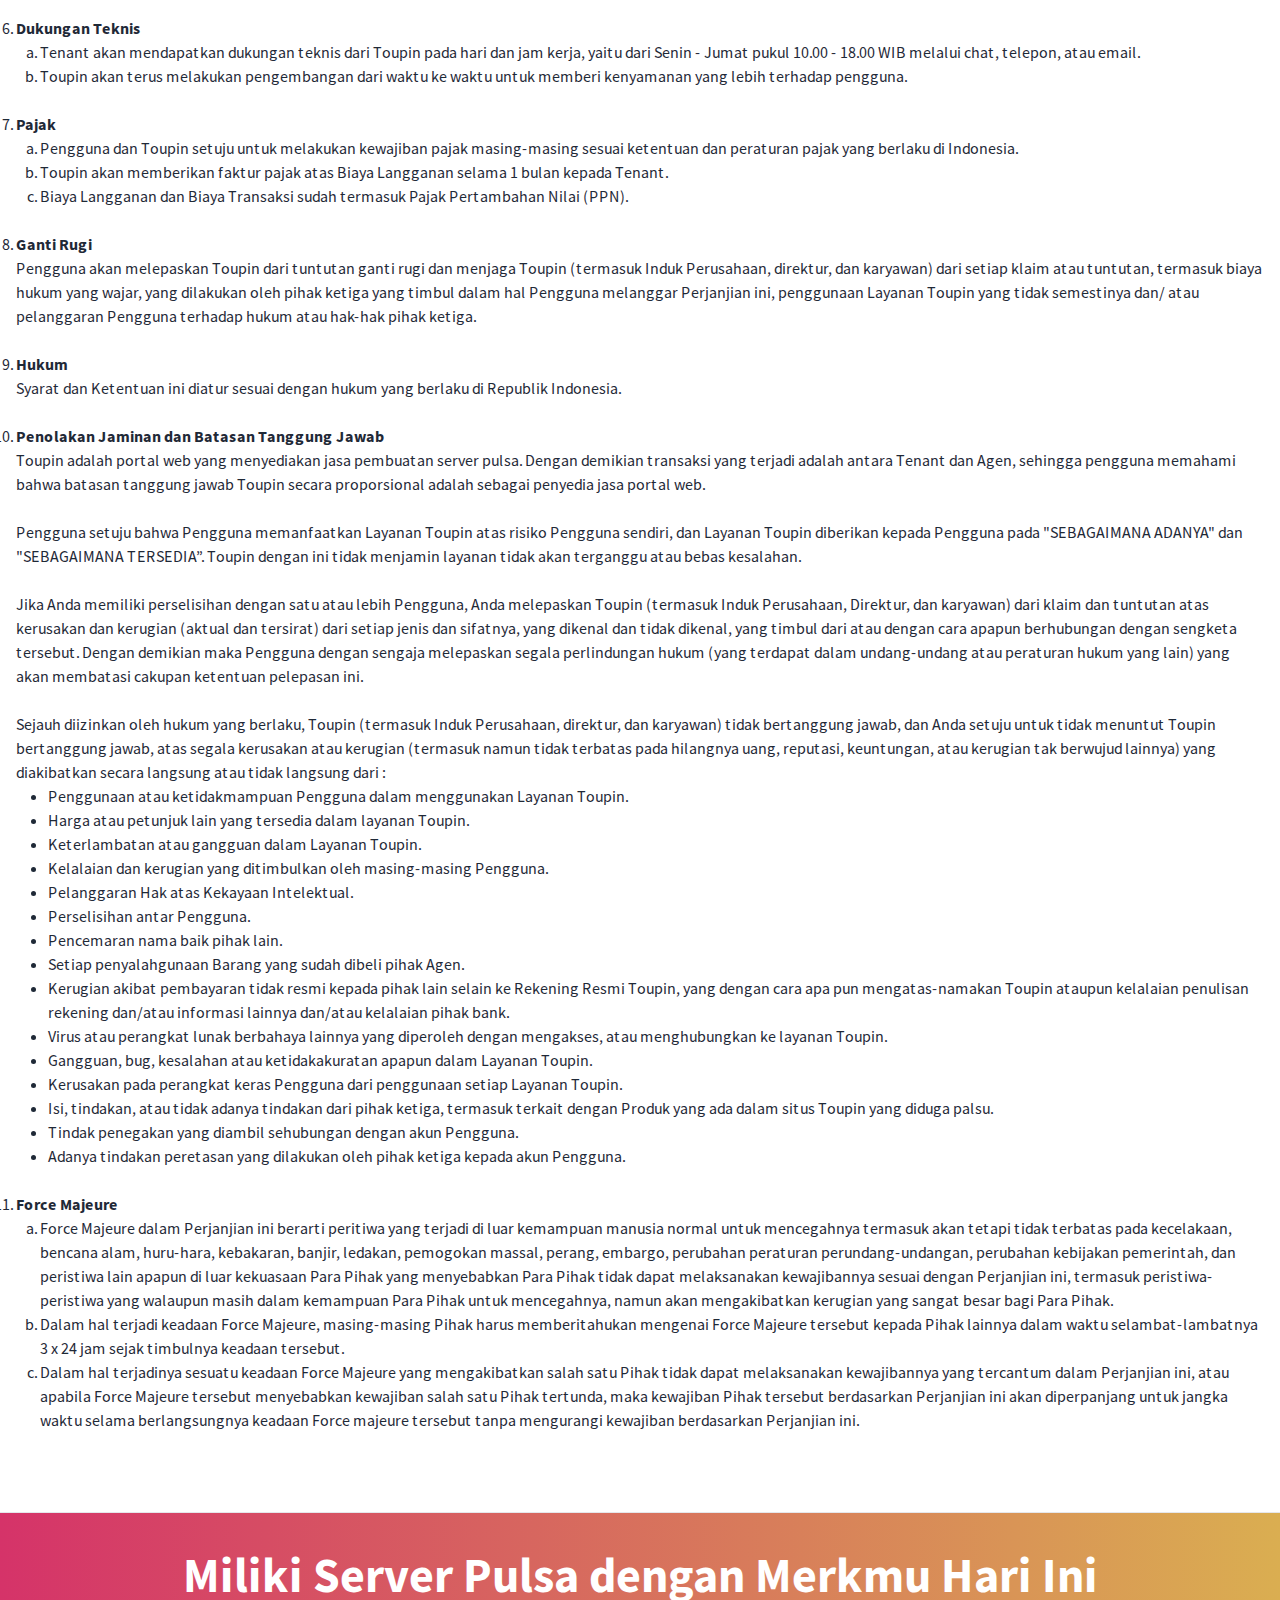
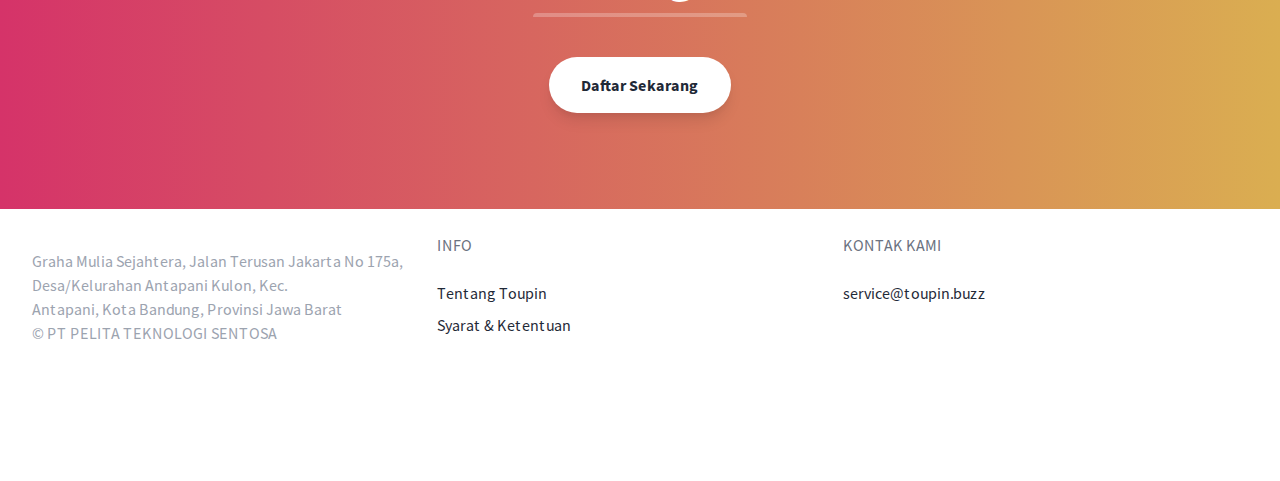
<file: syarat-ketentuan.html>
<!DOCTYPE html>
<html lang="id">
<head>
    <!-- Google Tag Manager -->
    <script>(function (w, d, s, l, i) {
        w[l] = w[l] || [];
        w[l].push({
            'gtm.start':
                new Date().getTime(), event: 'gtm.js'
        });
        var f = d.getElementsByTagName(s)[0],
            j = d.createElement(s), dl = l != 'dataLayer' ? '&l=' + l : '';
        j.async = true;
        j.src =
            'https://www.googletagmanager.com/gtm.js?id=' + i + dl;
        f.parentNode.insertBefore(j, f);
    })(window, document, 'script', 'dataLayer', 'GTM-P7GP22C');</script>
    <!-- End Google Tag Manager -->
    <meta charset="UTF-8">
    <meta name="viewport" content="width=device-width, initial-scale=1.0">
    <meta http-equiv="X-UA-Compatible" content="ie=edge">
    <title>Toupin</title>
    <link rel="stylesheet" href="static/css/app.css">
    <!--    <link rel="icon" type="image/png" href="https://digiswitch.id/favicon/favicon-32x32.png" sizes="32x32">-->
    <!--    <link rel="icon" type="image/png" href="https://digiswitch.id/favicon/favicon-16x16.png" sizes="16x16">-->
    <link rel="stylesheet" href="static/css/font-awesome.min.css">
    <link href="static/css/css.css" rel="stylesheet">
    <script src="static/js/jquery.min.js"></script>

    <style>
        .list-lower-alpha {
            padding-left: 24px;
            list-style-type: lower-alpha;
        }
    </style>
</head>
<body>
<!-- Google Tag Manager (noscript) -->
<noscript>
    <iframe src="ns.html" height="0" width="0" style="display:none;visibility:hidden"></iframe>
</noscript>
<!-- End Google Tag Manager (noscript) -->
<div class="leading-normal tracking-normal text-white gradient" style="font-family: 'Source Sans Pro', sans-serif;">
    <nav id="header" class="fixed w-full z-30 top-0 text-white bg-white shadow">
    </nav>
    <div class="relative -mt-12 lg:-mt-24">
        <svg viewbox="0 0 1428 174" version="1.1" xmlns="http://www.w3.org/2000/svg"
             xmlns:xlink="http://www.w3.org/1999/xlink">
            <g stroke="none" stroke-width="1" fill="none" fill-rule="evenodd">
                <g transform="translate(-2.000000, 44.000000)" fill="#FFFFFF" fill-rule="nonzero">
                    <path d="M0,0 C90.7283404,0.927527913 147.912752,27.187927 291.910178,59.9119003 C387.908462,81.7278826 543.605069,89.334785 759,82.7326078 C469.336065,156.254352 216.336065,153.6679 0,74.9732496"
                          opacity="0.100000001"></path>
                    <path d="M100,104.708498 C277.413333,72.2345949 426.147877,52.5246657 546.203633,45.5787101 C666.259389,38.6327546 810.524845,41.7979068 979,55.0741668 C931.069965,56.122511 810.303266,74.8455141 616.699903,111.243176 C423.096539,147.640838 250.863238,145.462612 100,104.708498 Z"
                          opacity="0.100000001"></path>
                    <path d="M1046,51.6521276 C1130.83045,29.328812 1279.08318,17.607883 1439,40.1656806 L1439,120 C1271.17211,77.9435312 1140.17211,55.1609071 1046,51.6521276 Z"
                          id="Path-4" opacity="0.200000003"></path>
                </g>
                <g transform="translate(-4.000000, 76.000000)" fill="#FFFFFF" fill-rule="nonzero">
                    <path d="M0.457,34.035 C57.086,53.198 98.208,65.809 123.822,71.865 C181.454,85.495 234.295,90.29 272.033,93.459 C311.355,96.759 396.635,95.801 461.025,91.663 C486.76,90.01 518.727,86.372 556.926,80.752 C595.747,74.596 622.372,70.008 636.799,66.991 C663.913,61.324 712.501,49.503 727.605,46.128 C780.47,34.317 818.839,22.532 856.324,15.904 C922.689,4.169 955.676,2.522 1011.185,0.432 C1060.705,1.477 1097.39,3.129 1121.236,5.387 C1161.703,9.219 1208.621,17.821 1235.4,22.304 C1285.855,30.748 1354.351,47.432 1440.886,72.354 L1441.191,104.352 L1.121,104.031 L0.457,34.035 Z"></path>
                </g>
            </g>
        </svg>
    </div>
    <section id="solusi" class="bg-white border-b py-8">
        <div class="container mx-auto flex flex-wrap pt-4 pb-12 text-gray-800 p-4">
            <div>
                <h1 class="text-md font-bold leading-tight">
                    Syarat & Ketentuan
                </h1>
                <br>
                <p class="text-gray-600">
                    <a class="text-blue-500" href="index1.html">www.toupin.buzz</a> adalah situs yang
                    dikendalikan oleh PT PELITA TEKNOLOGI SENTOSA. Dengan
                    mengakses dan menjadi anggota, Anda menyadari dan menyetujui setiap syarat dan ketentuan yang
                    tertera di bawah ini.<br>
                    <br>
                    Harap diperhatikan kami dapat menambah, mengubah, dan menghapus syarat dan ketentuan
                    sewaktu-waktu
                    tanpa pemberitahuan sebelumnya. Syarat dan Ketentuan perlu dibaca secara berkala. Selama Anda
                    menggunakan situs <a class="text-blue-500" href="index1.html">www.toupin.buzz</a>
                    setelah ada perubahan syarat dan ketentuan, maka penggunaan
                    situs berdasarkan kepatuhan pada syarat dan ketentuan terbaru.<br>
                    <br>
                <ul class="list-decimal">
                    <li>
                        <span class="font-bold">Definisi</span>
                        <ol class="list-lower-alpha">
                            <li>
                                PT. PELITA TEKNOLOGI SENTOSA Interkoneksi Indonesia adalah suatu perseroan terbatas yang
                                menjalankan
                                usaha web portal .toupin.buzz, yakni sebuah software server pulsa yang menyediakan
                                jasa
                                pembuatan server pulsa. Selanjutnya disebut Toupin.
                            </li>
                            <li>
                                www.toupin.buzz adalah situs resmi Toupin.
                            </li>
                            <li>
                                Pengguna adalah pihak yang menggunakan situs Toupin, termasuk namun tidak
                                terbatas
                                pada Tenant, Agen, ataupun pihak lain yang mengunjungi situs Toupin.
                            </li>
                            <li>
                                Tenant adalah pengguna yang bekerjasama langsung dengan pihak Toupin.
                            </li>
                            <li>
                                Agen adalah pengguna yang mendaftarkan diri pada Website Tenant dan melakukan
                                pembelian
                                atas barang yang dipasarkan oleh Tenant.
                            </li>
                            <li>
                                Website Tenant adalah situs milik Tenant yang dibuat oleh Toupin.
                            </li>
                            <li>
                                Barang adalah benda tidak berwujud (digital) yang dapat dikirimkan melalui sistem
                                Toupin dari Tenant kepada Agen.
                            </li>
                            <li>
                                Biaya Langganan adalah biaya yang dikenakan oleh Toupin kepada Tenant atas jasa
                                pembuatan server pulsa.
                            </li>
                            <li>
                                Biaya Transaksi adalah biaya yang dikenakan oleh Toupin kepada Tenant jika
                                transaksi
                                Tenant menggunakan supplier selain Toupin.
                            </li>
                            <li>
                                Deposit Toupin adalah uang yang disetor oleh Tenant ke Toupin.
                            </li>
                            <li>
                                Rekening resmi Toupin adalah rekening bersama yang disepakati oleh Toupin
                                dan
                                Tenant untuk proses pembayaran Biaya Langganan dan lain - lain di Toupin.
                                Rekening
                                resmi Toupin dapat dilihat di halaman
                            </li>
                            <li>
                                Syarat dan Ketentuan adalah perjanjian antara Tenant dengan Toupin, yang berisi
                                setiap aturan yang mengatur hak dan kewajiban masing-masing pihak.
                            </li>
                        </ol>
                    </li>
                    <br>
                    <li>
                        <span class="font-bold">Izin Penggunaan</span>
                        <ol class="list-lower-alpha">
                            <li>
                                Tenant diperbolehkan untuk mengatur dan memasarkan Website Tenant.
                            </li>
                            <li>
                                Tenant tidak diperbolehkan untuk menyewakan / menjual kembali Website Tenant.
                            </li>
                            <li>
                                Pengguna dilarang untuk menggunakan Toupin untuk melakukan tindak kejahatan,
                                penipuan, atau tindak kriminal lainnya. Toupin tidak bertanggung jawab atas
                                setiap
                                barang yang didistribusikan oleh pengguna dan berhak mengambil tindakan tegas
                                dengan menonaktifkan akun pengguna apabila ditemukan bukti atas segala tindak
                                kriminal.
                            </li>
                        </ol>
                    </li>
                    <br>
                    <li>
                        <span class="font-bold">Biaya</span>
                        <ol class="list-lower-alpha">
                            <li>
                                Tenant dikenakan biaya awal sesuai dengan yang tercantum di situs toupin.buzz dan
                                seluruhnya akan menjadi Deposit Toupin. Selanjutnya Penambahan Deposit
                                Toupin
                                minimal sebesar Biaya Langganan selama 30 hari.
                            </li>
                            <li>
                                Setiap harinya, Tenant dikenakan Biaya Langganan sebesar nominal yang tercantum di
                                Website Tenant dan akan dipotong dari Deposit Toupin.
                            </li>
                            <li>
                                Jumlah kekurangan Biaya Langganan yang tidak dibayarkan oleh Tenant akan
                                diakumulasikan
                                ke hari selanjutnya.
                            </li>
                            <li>
                                Transaksi Agen tidak dapat dilakukan apabila Deposit Toupin bernilai negatif.
                            </li>
                            <li>
                                Deposit Toupin tidak dapat dikembalikan/diretur.
                            </li>
                            <li>
                                Toupin tidak menerima pembayaran di belakang / skema settlement.
                            </li>
                            <li>
                                Toupin dapat merubah Biaya Langganan sewaktu - waktu dengan pemberitahuan H-1.
                                Perubahan Biaya Langganan dapat disebabkan oleh akan tetapi tidak terbatas pada :
                                (i)
                                perubahan kurs dollar; (ii) jumlah transaksi tenant yang sangat besar, dsb.
                            </li>
                            <li>
                                Keterlambatan pembayaran Biaya Langganan selama 1 bulan akan mengakibatkan perubahan
                                IP
                                statis yang disediakan Toupin.
                            </li>
                            <li>
                                Keterlambatan pembayaran Biaya Langganan selama 3 bulan akan mengakibatkan
                                penghapusan
                                total data Tenant dan Tenant diwajibkan membayar biaya awal jika di kemudian hari
                                ingin
                                menggunakan layanan Toupin kembali.
                            </li>
                            <li>
                                Toupin akan menarik Biaya Transaksi jika Tenant menggunakan supplier selain
                                Toupin sesuai ketentuan harga di Website Tenant. Biaya Transaksi akan dipotong
                                dari
                                Deposit Toupin.
                            </li>
                            <li>
                                Biaya Transaksi berlaku untuk transaksi yang sudah pernah sukses, artinya transaksi
                                yang
                                awalnya berstatus sukses, kemudian digagalkan akan tetap dikenakan Biaya Transaksi.
                            </li>
                        </ol>
                    </li>
                    <br>
                    <li>
                        <span class="font-bold">Akun, Saldo, dan Keamanan</span>
                        <ol class="list-lower-alpha">
                            <li>
                                Tenant bertanggung jawab secara pribadi untuk menjaga kerahasiaan akun dan password
                                untuk semua aktivitas yang terjadi dalam akun Tenant.
                            </li>
                            <li>
                                Toupin tidak bertanggung jawab atas kerugian yang disebabkan oleh kelalaian
                                Tenant
                                dalam memberikan hak akses.
                            </li>
                            <li>
                                Toupin tidak akan meminta email, password maupun kode OTP milik akun Tenant
                                untuk
                                alasan apapun, oleh karena itu Toupin menghimbau Pengguna agar tidak memberikan
                                data
                                tersebut maupun data penting lainnya kepada pihak yang mengatasnamakan Toupin
                                atau
                                pihak lain yang tidak dapat dijamin keamanannya.
                            </li>
                            <li>
                                Toupin tidak pernah dan tidak akan membagikan informasi apapun milik Pengguna
                                kepada
                                pihak manapun tanpa persetujuan dari Pengguna.
                            </li>
                            <li>
                                Pengguna dilarang untuk menciptakan dan/atau menggunakan perangkat, software, fitur
                                dan/atau alat lainnya yang bertujuan untuk melakukan manipulasi pada sistem
                                Toupin,
                                termasuk namun tidak terbatas pada : (i) manipulasi data Tenant; (ii) kegiatan
                                perambanan (crawling/scraping); (iii) kegiatan otomatisasi dalam transaksi, promosi,
                                dsb; dan/atau (v) aktivitas lain yang secara wajar dapat dinilai sebagai tindakan
                                manipulasi sistem.
                            </li>
                        </ol>
                    </li>
                    <br>
                    <li>
                        <span class="font-bold">Harga</span>
                        <ol class="list-lower-alpha">
                            <li>
                                Seluruh harga yang tercantum pada situs Toupin dalam mata uang Rupiah.
                            </li>
                            <li>
                                Harga barang ditetapkan oleh Tenant.
                            </li>
                            <li>
                                Kesalahan pengaturan harga Tenant sepenuhnya menjadi tanggung jawab Tenant.
                            </li>
                        </ol>
                    </li>
                    <br>
                    <li>
                        <span class="font-bold">Dukungan Teknis</span>
                        <ol class="list-lower-alpha">
                            <li>
                                Tenant akan mendapatkan dukungan teknis dari Toupin pada hari dan jam kerja,
                                yaitu
                                dari Senin - Jumat pukul 10.00 - 18.00 WIB melalui chat, telepon, atau email.
                            </li>
                            <li>
                                Toupin akan terus melakukan pengembangan dari waktu ke waktu untuk memberi
                                kenyamanan yang lebih terhadap pengguna.
                            </li>
                        </ol>
                    </li>
                    <br>
                    <li>
                        <span class="font-bold">Pajak</span>
                        <ol class="list-lower-alpha">
                            <li>
                                Pengguna dan Toupin setuju untuk melakukan kewajiban pajak masing-masing sesuai
                                ketentuan dan peraturan pajak yang berlaku di Indonesia.
                            </li>
                            <li>
                                Toupin akan memberikan faktur pajak atas Biaya Langganan selama 1 bulan kepada
                                Tenant.
                            </li>
                            <li>
                                Biaya Langganan dan Biaya Transaksi sudah termasuk Pajak Pertambahan Nilai (PPN).
                            </li>
                        </ol>
                    </li>
                    <br>
                    <li>
                        <span class="font-bold">Ganti Rugi</span>
                        <br>
                        Pengguna akan melepaskan Toupin dari tuntutan ganti rugi dan menjaga Toupin
                        (termasuk
                        Induk Perusahaan, direktur, dan karyawan) dari setiap klaim atau tuntutan, termasuk biaya
                        hukum
                        yang wajar, yang dilakukan oleh pihak ketiga yang timbul dalam hal Pengguna melanggar
                        Perjanjian
                        ini, penggunaan Layanan Toupin yang tidak semestinya dan/ atau pelanggaran Pengguna
                        terhadap
                        hukum atau hak-hak pihak ketiga.
                    </li>
                    <br>
                    <li>
                        <span class="font-bold">Hukum</span>
                        <br>
                        Syarat dan Ketentuan ini diatur sesuai dengan hukum yang berlaku di Republik Indonesia.
                    </li>
                    <br>
                    <li>
                        <span class="font-bold">Penolakan Jaminan dan Batasan Tanggung Jawab</span>
                        <br>
                        Toupin adalah portal web yang menyediakan jasa pembuatan server pulsa. Dengan demikian
                        transaksi yang terjadi adalah antara Tenant dan Agen, sehingga pengguna memahami bahwa
                        batasan
                        tanggung jawab Toupin secara proporsional adalah sebagai penyedia jasa portal web.
                        <br><br>
                        Pengguna setuju bahwa Pengguna memanfaatkan Layanan Toupin atas risiko Pengguna sendiri,
                        dan
                        Layanan Toupin diberikan kepada Pengguna pada "SEBAGAIMANA ADANYA" dan "SEBAGAIMANA
                        TERSEDIA”. Toupin dengan ini tidak menjamin layanan tidak akan terganggu atau bebas
                        kesalahan.
                        <br><br>
                        Jika Anda memiliki perselisihan dengan satu atau lebih Pengguna, Anda melepaskan Toupin
                        (termasuk Induk Perusahaan, Direktur, dan karyawan) dari klaim dan tuntutan atas kerusakan
                        dan
                        kerugian (aktual dan tersirat) dari setiap jenis dan sifatnya, yang dikenal dan tidak
                        dikenal,
                        yang timbul dari atau dengan cara apapun berhubungan dengan sengketa tersebut. Dengan
                        demikian
                        maka Pengguna dengan sengaja melepaskan segala perlindungan hukum (yang terdapat dalam
                        undang-undang atau peraturan hukum yang lain) yang akan membatasi cakupan ketentuan
                        pelepasan
                        ini.
                        <br><br>
                        Sejauh diizinkan oleh hukum yang berlaku, Toupin (termasuk Induk Perusahaan, direktur,
                        dan
                        karyawan) tidak bertanggung jawab, dan Anda setuju untuk tidak menuntut Toupin
                        bertanggung
                        jawab, atas segala kerusakan atau kerugian (termasuk namun tidak terbatas pada hilangnya
                        uang,
                        reputasi, keuntungan, atau kerugian tak berwujud lainnya) yang diakibatkan secara langsung
                        atau
                        tidak langsung dari :
                        <ul class="list-disc pl-8">
                            <li>Penggunaan atau ketidakmampuan Pengguna dalam menggunakan Layanan Toupin.</li>
                            <li>Harga atau petunjuk lain yang tersedia dalam layanan Toupin.</li>
                            <li>Keterlambatan atau gangguan dalam Layanan Toupin.</li>
                            <li>Kelalaian dan kerugian yang ditimbulkan oleh masing-masing Pengguna.</li>
                            <li>Pelanggaran Hak atas Kekayaan Intelektual.</li>
                            <li>Perselisihan antar Pengguna.</li>
                            <li>Pencemaran nama baik pihak lain.</li>
                            <li>Setiap penyalahgunaan Barang yang sudah dibeli pihak Agen.</li>
                            <li>Kerugian akibat pembayaran tidak resmi kepada pihak lain selain ke Rekening Resmi
                                Toupin, yang dengan cara apa pun mengatas-namakan Toupin ataupun kelalaian
                                penulisan rekening dan/atau informasi lainnya dan/atau kelalaian pihak bank.
                            </li>
                            <li>Virus atau perangkat lunak berbahaya lainnya yang diperoleh dengan mengakses, atau
                                menghubungkan ke layanan Toupin.
                            </li>
                            <li>Gangguan, bug, kesalahan atau ketidakakuratan apapun dalam Layanan Toupin.</li>
                            <li>Kerusakan pada perangkat keras Pengguna dari penggunaan setiap Layanan Toupin.
                            </li>
                            <li>Isi, tindakan, atau tidak adanya tindakan dari pihak ketiga, termasuk terkait dengan
                                Produk yang ada dalam situs Toupin yang diduga palsu.
                            </li>
                            <li>Tindak penegakan yang diambil sehubungan dengan akun Pengguna.</li>
                            <li>Adanya tindakan peretasan yang dilakukan oleh pihak ketiga kepada akun Pengguna.
                            </li>
                        </ul>
                    </li>
                    <br>
                    <li>
                        <span class="font-bold">Force Majeure</span>
                        <ol class="list-lower-alpha">
                            <li>
                                Force Majeure dalam Perjanjian ini berarti peritiwa yang terjadi di luar kemampuan
                                manusia normal untuk mencegahnya termasuk akan tetapi tidak terbatas pada
                                kecelakaan,
                                bencana alam, huru-hara, kebakaran, banjir, ledakan, pemogokan massal, perang,
                                embargo,
                                perubahan peraturan perundang-undangan, perubahan kebijakan pemerintah, dan
                                peristiwa
                                lain apapun di luar kekuasaan Para Pihak yang menyebabkan Para Pihak tidak dapat
                                melaksanakan kewajibannya sesuai dengan Perjanjian ini, termasuk peristiwa-peristiwa
                                yang walaupun masih dalam kemampuan Para Pihak untuk mencegahnya, namun akan
                                mengakibatkan kerugian yang sangat besar bagi Para Pihak.
                            </li>
                            <li>
                                Dalam hal terjadi keadaan Force Majeure, masing-masing Pihak harus memberitahukan
                                mengenai Force Majeure tersebut kepada Pihak lainnya dalam waktu selambat-lambatnya
                                3 x
                                24 jam sejak timbulnya keadaan tersebut.
                            </li>
                            <li>
                                Dalam hal terjadinya sesuatu keadaan Force Majeure yang mengakibatkan salah satu
                                Pihak
                                tidak dapat melaksanakan kewajibannya yang tercantum dalam Perjanjian ini, atau
                                apabila
                                Force Majeure tersebut menyebabkan kewajiban salah satu Pihak tertunda, maka
                                kewajiban
                                Pihak tersebut berdasarkan Perjanjian ini akan diperpanjang untuk jangka waktu
                                selama
                                berlangsungnya keadaan Force majeure tersebut tanpa mengurangi kewajiban berdasarkan
                                Perjanjian ini.
                            </li>
                        </ol>
                    </li>
                </ul>
            </div>
        </div>
    </section>
    <section class="container mx-auto text-center py-6 mb-12">
        <h1 class="w-full my-2 text-5xl font-bold leading-tight text-center text-white">
            Miliki Server Pulsa dengan Merkmu Hari Ini
        </h1>
        <div class="w-full mb-4">
            <div class="h-1 mx-auto bg-white w-1/6 opacity-25 my-0 py-0 rounded-t"></div>
        </div>
        <a href="mailto:service@toupin.buzz">
            <button class="mx-auto lg:mx-0 bg-white text-gray-800 font-bold rounded-full my-6 py-4 px-8 shadow-lg focus:outline-none focus:shadow-outline transform transition hover:scale-105 duration-300 ease-in-out">
                Daftar Sekarang
            </button>
        </a>
    </section>
    <footer class="bg-white footer">
    </footer>
</div>
<script>


    $(document).ready(function () {
        $("#header").load("common/nav.html")
        $(".footer").load("common/footer.html")
    })


</script>
</body>
</html>
</file>
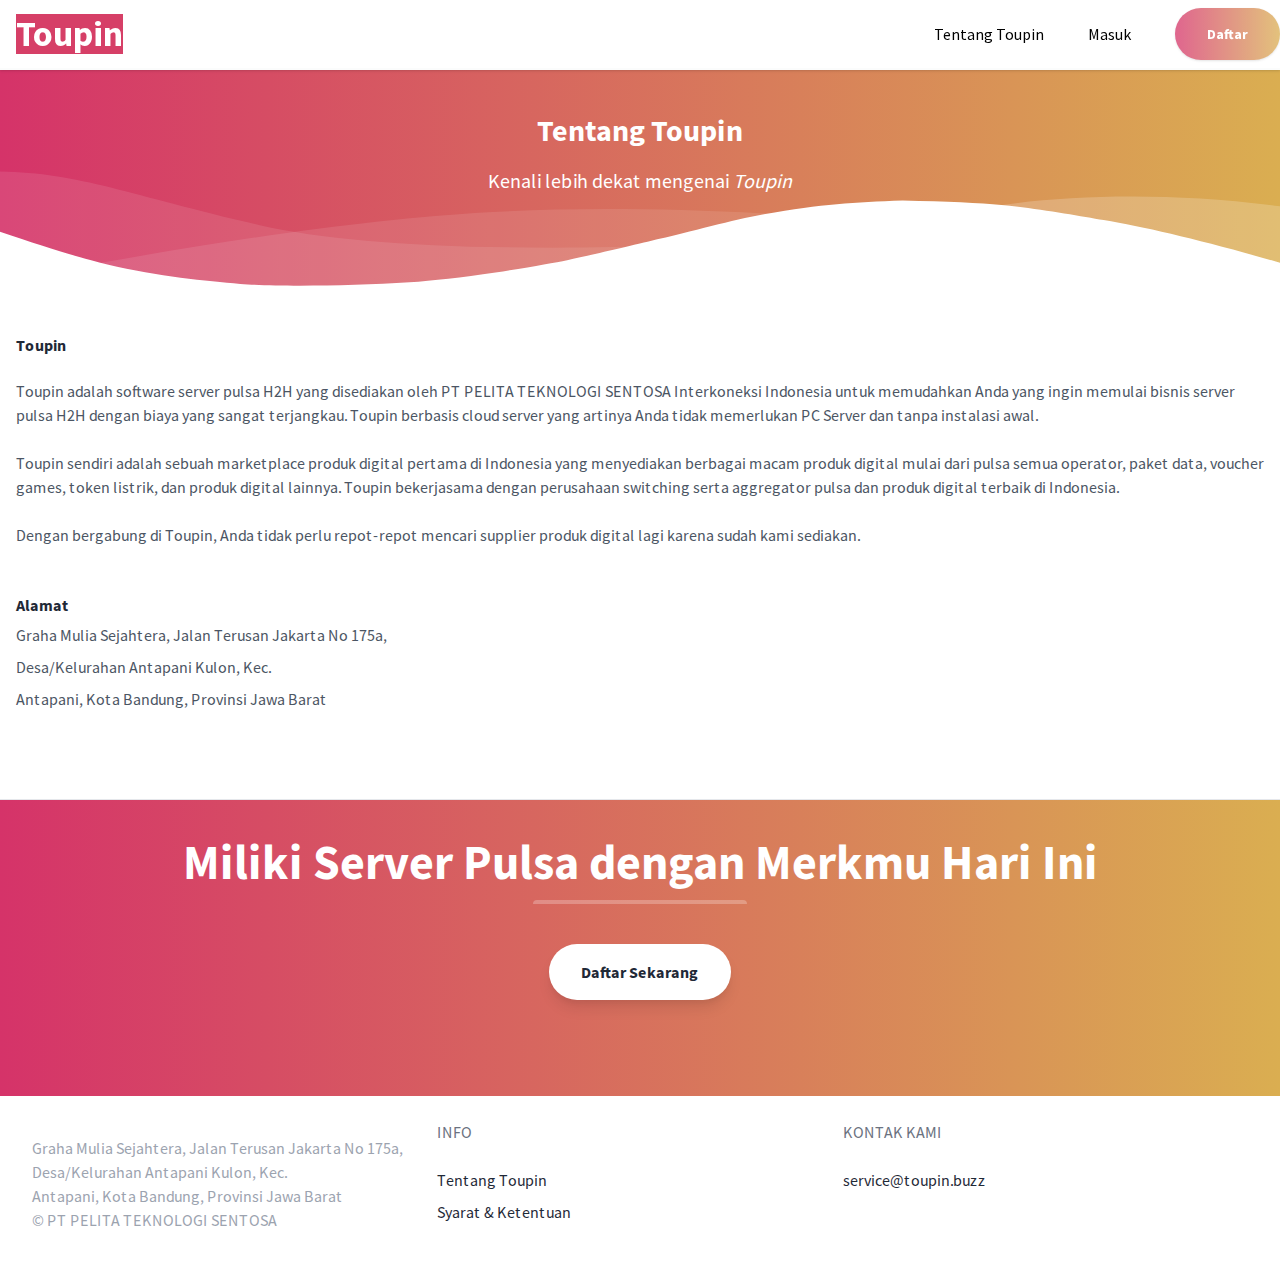
<file: tentant-kami.html>
<!DOCTYPE html>
<html lang="id">
<head>
    <!-- Google Tag Manager -->
    <script>(function (w, d, s, l, i) {
        w[l] = w[l] || [];
        w[l].push({
            'gtm.start':
                new Date().getTime(), event: 'gtm.js'
        });
        var f = d.getElementsByTagName(s)[0],
            j = d.createElement(s), dl = l != 'dataLayer' ? '&l=' + l : '';
        j.async = true;
        j.src =
            'https://www.googletagmanager.com/gtm.js?id=' + i + dl;
        f.parentNode.insertBefore(j, f);
    })(window, document, 'script', 'dataLayer', 'GTM-P7GP22C');</script>
    <!-- End Google Tag Manager -->
    <meta charset="UTF-8">
    <meta name="viewport" content="width=device-width, initial-scale=1.0">
    <meta http-equiv="X-UA-Compatible" content="ie=edge">
    <title>Toupin</title>
    <link rel="stylesheet" href="static/css/app.css">
<!--    <link rel="icon" type="image/png" href="https://digiswitch.id/favicon/favicon-32x32.png" sizes="32x32">-->
<!--    <link rel="icon" type="image/png" href="https://digiswitch.id/favicon/favicon-16x16.png" sizes="16x16">-->
    <link rel="stylesheet" href="static/css/font-awesome.min.css">
    <script src="static/js/jquery.min.js"></script>

    <link href="static/css/css.css" rel="stylesheet">
</head>
<body>
<!-- Google Tag Manager (noscript) -->
<noscript>
    <iframe src="ns.html" height="0" width="0" style="display:none;visibility:hidden"></iframe>
</noscript>
<!-- End Google Tag Manager (noscript) -->
<div class="leading-normal tracking-normal text-white gradient" style="font-family: 'Source Sans Pro', sans-serif;">
    <nav id="header" class="fixed w-full z-30 top-0 text-white bg-white shadow">
    </nav>
    <div class="pt-24">
        <div class="container px-3 mx-auto items-center">
            <div class="w-full justify-center items-start text-center">
                <h3 class="my-4 text-3xl font-bold leading-tight">
                    Tentang Toupin
                </h3>
                <p class="leading-normal text-xl mb-8">
                    Kenali lebih dekat mengenai <span class="hover:underline italic">Toupin</span>
                </p>
            </div>
        </div>
    </div>
    <div class="relative -mt-12 lg:-mt-24">
        <svg viewbox="0 0 1428 174" version="1.1" xmlns="http://www.w3.org/2000/svg"
             xmlns:xlink="http://www.w3.org/1999/xlink">
            <g stroke="none" stroke-width="1" fill="none" fill-rule="evenodd">
                <g transform="translate(-2.000000, 44.000000)" fill="#FFFFFF" fill-rule="nonzero">
                    <path d="M0,0 C90.7283404,0.927527913 147.912752,27.187927 291.910178,59.9119003 C387.908462,81.7278826 543.605069,89.334785 759,82.7326078 C469.336065,156.254352 216.336065,153.6679 0,74.9732496"
                          opacity="0.100000001"></path>
                    <path d="M100,104.708498 C277.413333,72.2345949 426.147877,52.5246657 546.203633,45.5787101 C666.259389,38.6327546 810.524845,41.7979068 979,55.0741668 C931.069965,56.122511 810.303266,74.8455141 616.699903,111.243176 C423.096539,147.640838 250.863238,145.462612 100,104.708498 Z"
                          opacity="0.100000001"></path>
                    <path d="M1046,51.6521276 C1130.83045,29.328812 1279.08318,17.607883 1439,40.1656806 L1439,120 C1271.17211,77.9435312 1140.17211,55.1609071 1046,51.6521276 Z"
                          id="Path-4" opacity="0.200000003"></path>
                </g>
                <g transform="translate(-4.000000, 76.000000)" fill="#FFFFFF" fill-rule="nonzero">
                    <path d="M0.457,34.035 C57.086,53.198 98.208,65.809 123.822,71.865 C181.454,85.495 234.295,90.29 272.033,93.459 C311.355,96.759 396.635,95.801 461.025,91.663 C486.76,90.01 518.727,86.372 556.926,80.752 C595.747,74.596 622.372,70.008 636.799,66.991 C663.913,61.324 712.501,49.503 727.605,46.128 C780.47,34.317 818.839,22.532 856.324,15.904 C922.689,4.169 955.676,2.522 1011.185,0.432 C1060.705,1.477 1097.39,3.129 1121.236,5.387 C1161.703,9.219 1208.621,17.821 1235.4,22.304 C1285.855,30.748 1354.351,47.432 1440.886,72.354 L1441.191,104.352 L1.121,104.031 L0.457,34.035 Z"></path>
                </g>
            </g>
        </svg>
    </div>
    <section id="solusi" class="bg-white border-b py-8">
        <div class="container mx-auto flex flex-wrap pt-4 pb-12 text-gray-800 p-4">
            <div>
                <h1 class="text-md font-bold leading-tight">
                    Toupin
                </h1>
                <br>
                <p class="text-gray-600">
                    Toupin adalah software server pulsa H2H yang disediakan oleh PT PELITA TEKNOLOGI SENTOSA
                    Interkoneksi Indonesia untuk memudahkan Anda yang ingin memulai bisnis server pulsa H2H dengan biaya
                    yang sangat terjangkau. Toupin berbasis cloud server yang artinya Anda tidak memerlukan PC
                    Server dan tanpa instalasi awal.
                    <br><br>
                    Toupin sendiri adalah sebuah marketplace produk digital pertama di Indonesia yang menyediakan
                    berbagai macam produk digital mulai dari pulsa semua operator, paket data, voucher games, token
                    listrik, dan produk digital lainnya. Toupin bekerjasama dengan perusahaan switching serta
                    aggregator pulsa dan produk digital terbaik di Indonesia.
                    <br><br>
                    Dengan bergabung di Toupin, Anda tidak perlu repot-repot mencari supplier produk
                    digital lagi karena sudah kami sediakan.
                </p>
                <br><br>
                <h1 class="text-md font-bold leading-tight pb-2">
                    Alamat
                </h1>
                <p class="text-gray-600 pb-2">
                    Graha Mulia Sejahtera, Jalan Terusan Jakarta No 175a,                       </p>
                <p class="text-gray-600 pb-2">
                    Desa/Kelurahan Antapani Kulon, Kec.
                </p>
                <p class="text-gray-600 pb-2">
                    Antapani, Kota Bandung, Provinsi Jawa Barat
                </p>
            </div>
        </div>
    </section>
    <section class="container mx-auto text-center py-6 mb-12">
        <h1 class="w-full my-2 text-5xl font-bold leading-tight text-center text-white">
            Miliki Server Pulsa dengan Merkmu Hari Ini
        </h1>
        <div class="w-full mb-4">
            <div class="h-1 mx-auto bg-white w-1/6 opacity-25 my-0 py-0 rounded-t"></div>
        </div>
        <a href="mailto:service@toupin.buzz">
            <button class="mx-auto lg:mx-0 bg-white text-gray-800 font-bold rounded-full my-6 py-4 px-8 shadow-lg focus:outline-none focus:shadow-outline transform transition hover:scale-105 duration-300 ease-in-out">
                Daftar Sekarang
            </button>
        </a>
    </section>
    <footer class="bg-white footer">
    </footer>
    <script>
        var navMenuDiv = document.getElementById("nav-content");
        var navMenu = document.getElementById("nav-toggle");

        document.onclick = check;

        function check(e) {
            var target = (e && e.target) || (event && event.srcElement);
            if (!checkParent(target, navMenuDiv)) {
                if (navMenuDiv != null) {
                    if (checkParent(target, navMenu)) {
                        if (navMenuDiv.classList.contains("hidden")) {
                            navMenuDiv.classList.remove("hidden");
                        } else {
                            navMenuDiv.classList.add("hidden");
                        }
                    } else {
                        navMenuDiv.classList.add("hidden");
                    }
                }
            }
        }

        function checkParent(t, elm) {
            while (t.parentNode) {
                if (t == elm) {
                    return true;
                }
                t = t.parentNode;
            }
            return false;
        }
    </script>
</div>
<script>


    $(document).ready(function () {
        $("#header").load("common/nav.html")
        $(".footer").load("common/footer.html")
    })


</script>
</body>
</html>
</file>
<file: static/css/css.css>
/* cyrillic-ext */
@font-face {
  font-family: 'Source Sans Pro';
  font-style: normal;
  font-weight: 400;
  src: url(../font/6xK3dSBYKcSV-LCoeQqfX1RYOo3qNa7lqDY.woff2) format('woff2');
  unicode-range: U+0460-052F, U+1C80-1C88, U+20B4, U+2DE0-2DFF, U+A640-A69F, U+FE2E-FE2F;
}
/* cyrillic */
@font-face {
  font-family: 'Source Sans Pro';
  font-style: normal;
  font-weight: 400;
  src: url(../font/6xK3dSBYKcSV-LCoeQqfX1RYOo3qPK7lqDY.woff2) format('woff2');
  unicode-range: U+0301, U+0400-045F, U+0490-0491, U+04B0-04B1, U+2116;
}
/* greek-ext */
@font-face {
  font-family: 'Source Sans Pro';
  font-style: normal;
  font-weight: 400;
  src: url(../font/6xK3dSBYKcSV-LCoeQqfX1RYOo3qNK7lqDY.woff2) format('woff2');
  unicode-range: U+1F00-1FFF;
}
/* greek */
@font-face {
  font-family: 'Source Sans Pro';
  font-style: normal;
  font-weight: 400;
  src: url(../font/6xK3dSBYKcSV-LCoeQqfX1RYOo3qO67lqDY.woff2) format('woff2');
  unicode-range: U+0370-03FF;
}
/* vietnamese */
@font-face {
  font-family: 'Source Sans Pro';
  font-style: normal;
  font-weight: 400;
  src: url(../font/6xK3dSBYKcSV-LCoeQqfX1RYOo3qN67lqDY.woff2) format('woff2');
  unicode-range: U+0102-0103, U+0110-0111, U+0128-0129, U+0168-0169, U+01A0-01A1, U+01AF-01B0, U+1EA0-1EF9, U+20AB;
}
/* latin-ext */
@font-face {
  font-family: 'Source Sans Pro';
  font-style: normal;
  font-weight: 400;
  src: url(../font/6xK3dSBYKcSV-LCoeQqfX1RYOo3qNq7lqDY.woff2) format('woff2');
  unicode-range: U+0100-024F, U+0259, U+1E00-1EFF, U+2020, U+20A0-20AB, U+20AD-20CF, U+2113, U+2C60-2C7F, U+A720-A7FF;
}
/* latin */
@font-face {
  font-family: 'Source Sans Pro';
  font-style: normal;
  font-weight: 400;
  src: url(../font/6xK3dSBYKcSV-LCoeQqfX1RYOo3qOK7l.woff2) format('woff2');
  unicode-range: U+0000-00FF, U+0131, U+0152-0153, U+02BB-02BC, U+02C6, U+02DA, U+02DC, U+2000-206F, U+2074, U+20AC, U+2122, U+2191, U+2193, U+2212, U+2215, U+FEFF, U+FFFD;
}
/* cyrillic-ext */
@font-face {
  font-family: 'Source Sans Pro';
  font-style: normal;
  font-weight: 700;
  src: url(../font/6xKydSBYKcSV-LCoeQqfX1RYOo3ig4vwmhduz8A.woff2) format('woff2');
  unicode-range: U+0460-052F, U+1C80-1C88, U+20B4, U+2DE0-2DFF, U+A640-A69F, U+FE2E-FE2F;
}
/* cyrillic */
@font-face {
  font-family: 'Source Sans Pro';
  font-style: normal;
  font-weight: 700;
  src: url(../font/6xKydSBYKcSV-LCoeQqfX1RYOo3ig4vwkxduz8A.woff2) format('woff2');
  unicode-range: U+0301, U+0400-045F, U+0490-0491, U+04B0-04B1, U+2116;
}
/* greek-ext */
@font-face {
  font-family: 'Source Sans Pro';
  font-style: normal;
  font-weight: 700;
  src: url(../font/6xKydSBYKcSV-LCoeQqfX1RYOo3ig4vwmxduz8A.woff2) format('woff2');
  unicode-range: U+1F00-1FFF;
}
/* greek */
@font-face {
  font-family: 'Source Sans Pro';
  font-style: normal;
  font-weight: 700;
  src: url(../font/6xKydSBYKcSV-LCoeQqfX1RYOo3ig4vwlBduz8A.woff2) format('woff2');
  unicode-range: U+0370-03FF;
}
/* vietnamese */
@font-face {
  font-family: 'Source Sans Pro';
  font-style: normal;
  font-weight: 700;
  src: url(../font/6xKydSBYKcSV-LCoeQqfX1RYOo3ig4vwmBduz8A.woff2) format('woff2');
  unicode-range: U+0102-0103, U+0110-0111, U+0128-0129, U+0168-0169, U+01A0-01A1, U+01AF-01B0, U+1EA0-1EF9, U+20AB;
}
/* latin-ext */
@font-face {
  font-family: 'Source Sans Pro';
  font-style: normal;
  font-weight: 700;
  src: url(../font/6xKydSBYKcSV-LCoeQqfX1RYOo3ig4vwmRduz8A.woff2) format('woff2');
  unicode-range: U+0100-024F, U+0259, U+1E00-1EFF, U+2020, U+20A0-20AB, U+20AD-20CF, U+2113, U+2C60-2C7F, U+A720-A7FF;
}
/* latin */
@font-face {
  font-family: 'Source Sans Pro';
  font-style: normal;
  font-weight: 700;
  src: url(../font/6xKydSBYKcSV-LCoeQqfX1RYOo3ig4vwlxdu.woff2) format('woff2');
  unicode-range: U+0000-00FF, U+0131, U+0152-0153, U+02BB-02BC, U+02C6, U+02DA, U+02DC, U+2000-206F, U+2074, U+20AC, U+2122, U+2191, U+2193, U+2212, U+2215, U+FEFF, U+FFFD;
}
</file>
